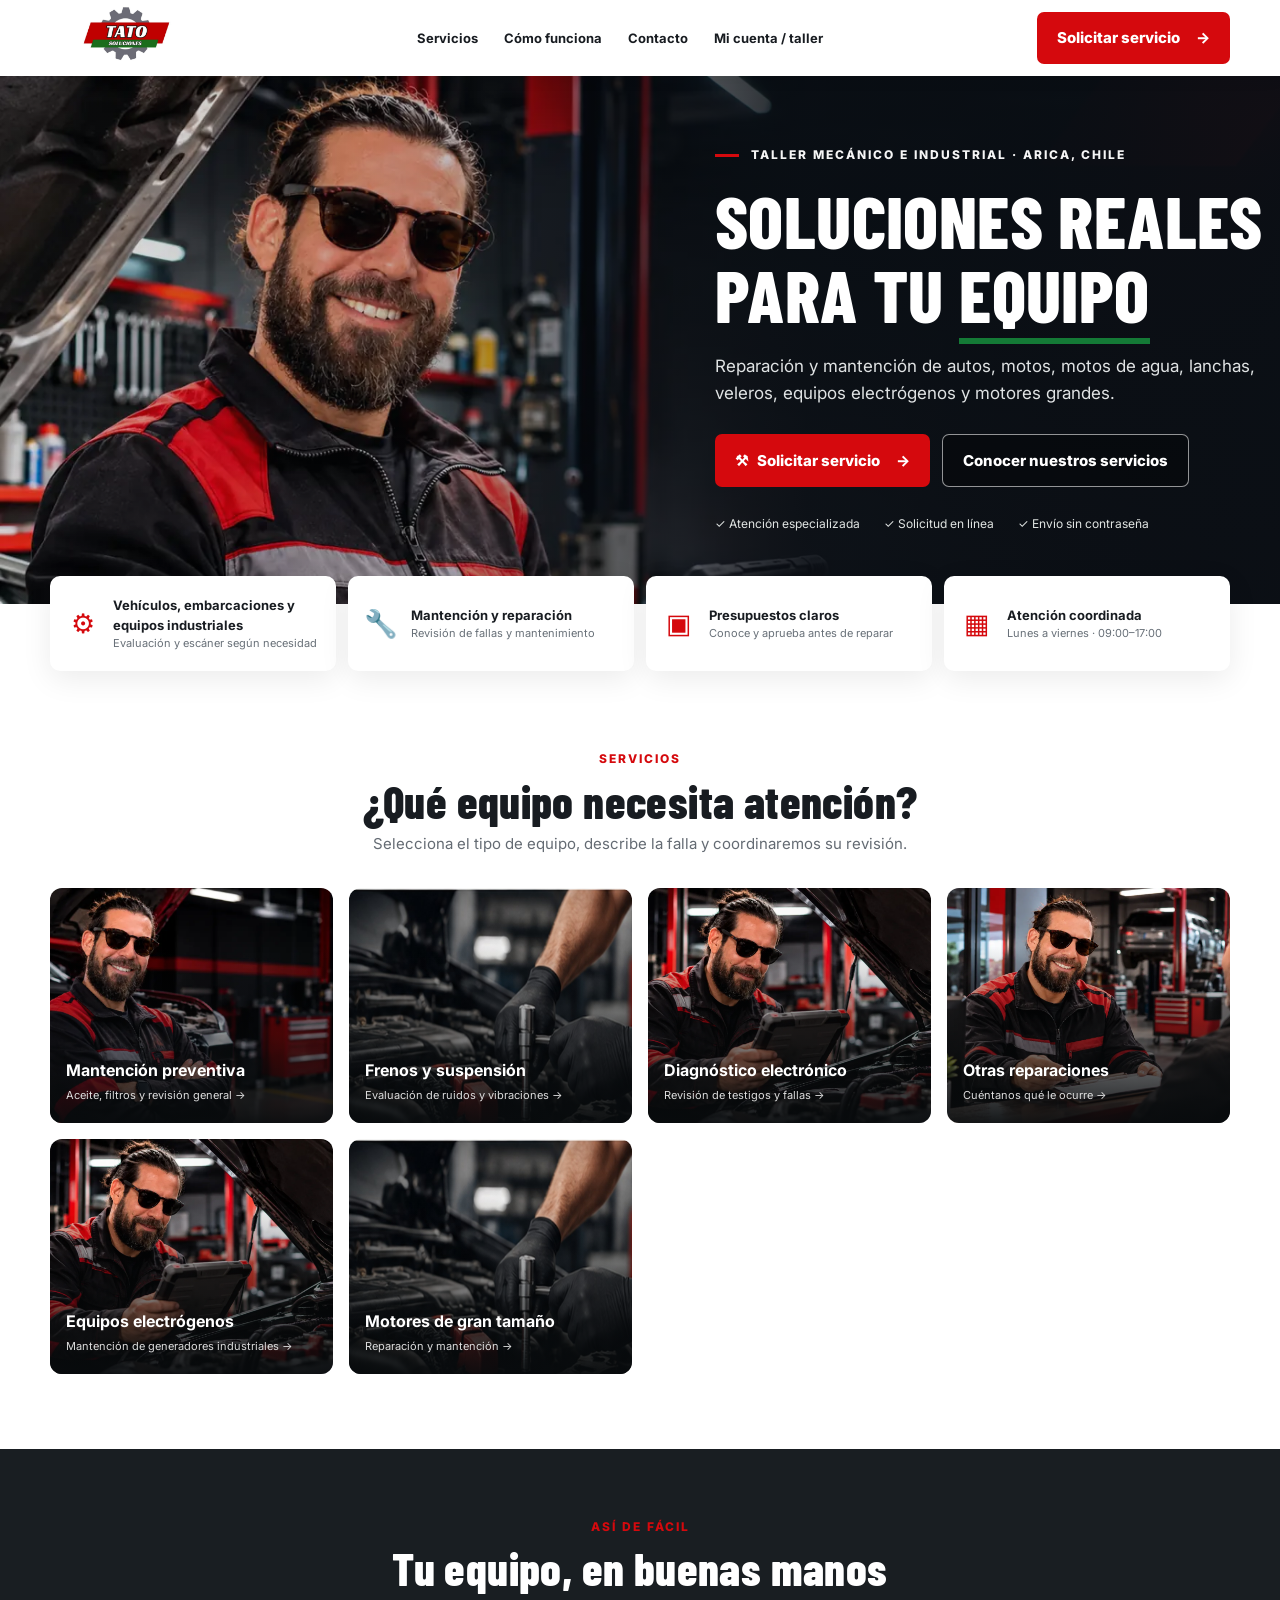
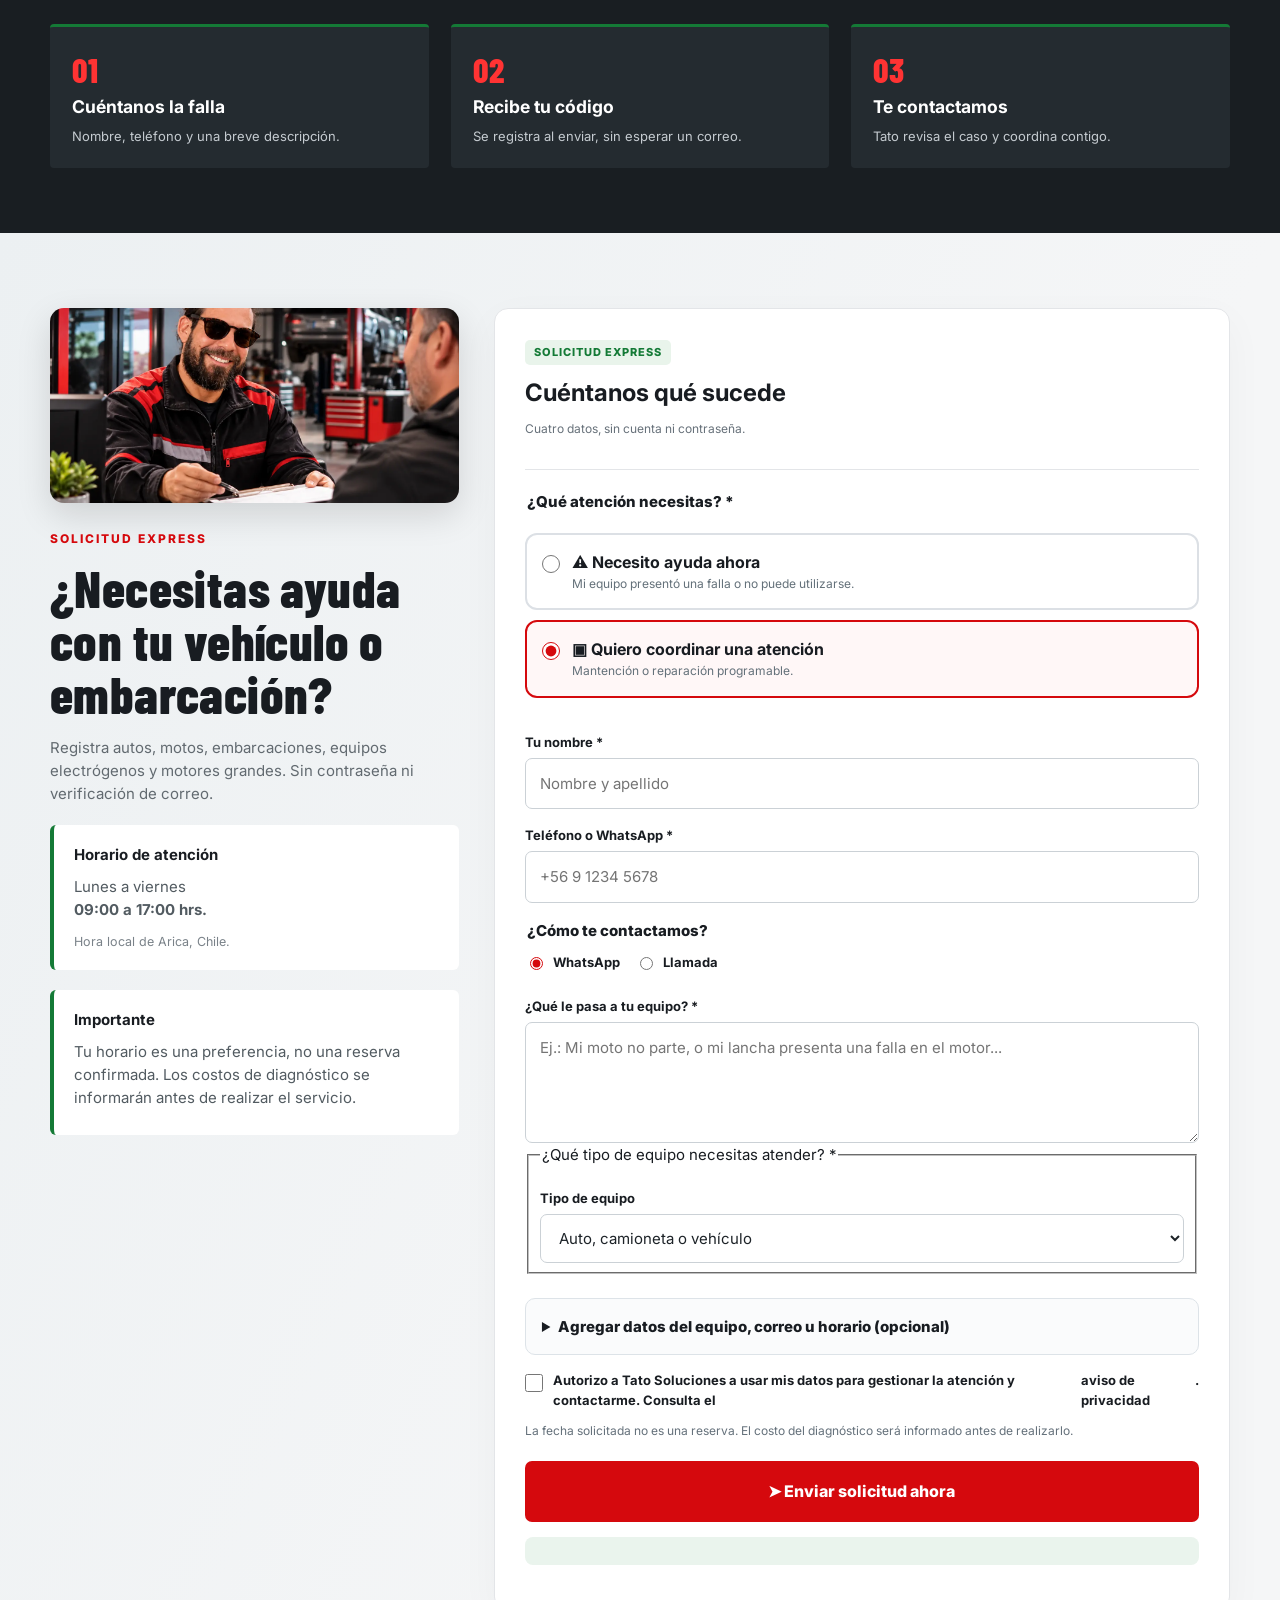
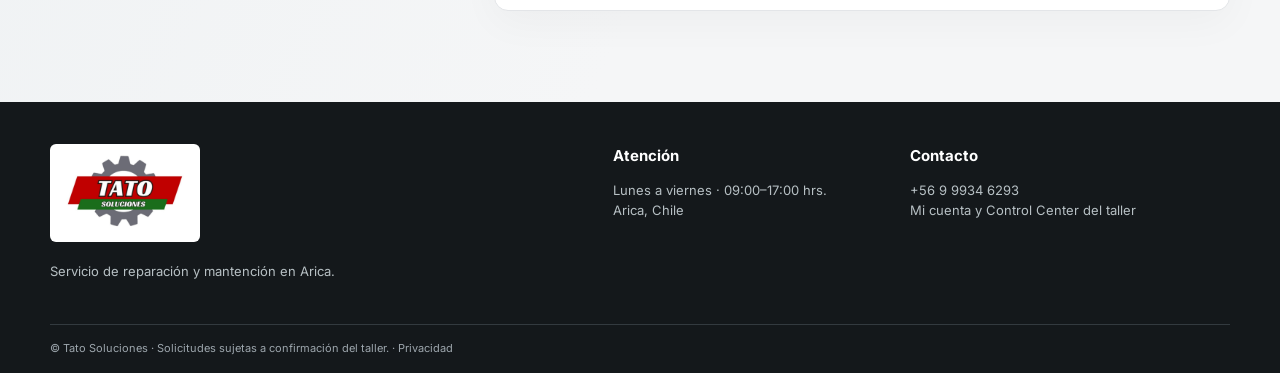
<file: index.html>
<!doctype html><html lang="es"><head><meta charset="utf-8"><meta name="viewport" content="width=device-width,initial-scale=1"><title>Tato Soluciones</title></head><body><p>Abriendo Tato Soluciones…</p><a id="open" href="solicitud.html">Abrir solicitud de atención</a><script>const target=new URL("solicitud.html",location.href);target.search=location.search;target.hash=location.hash;document.getElementById("open").href=target.href;location.replace(target.href);</script></body></html>
</file>
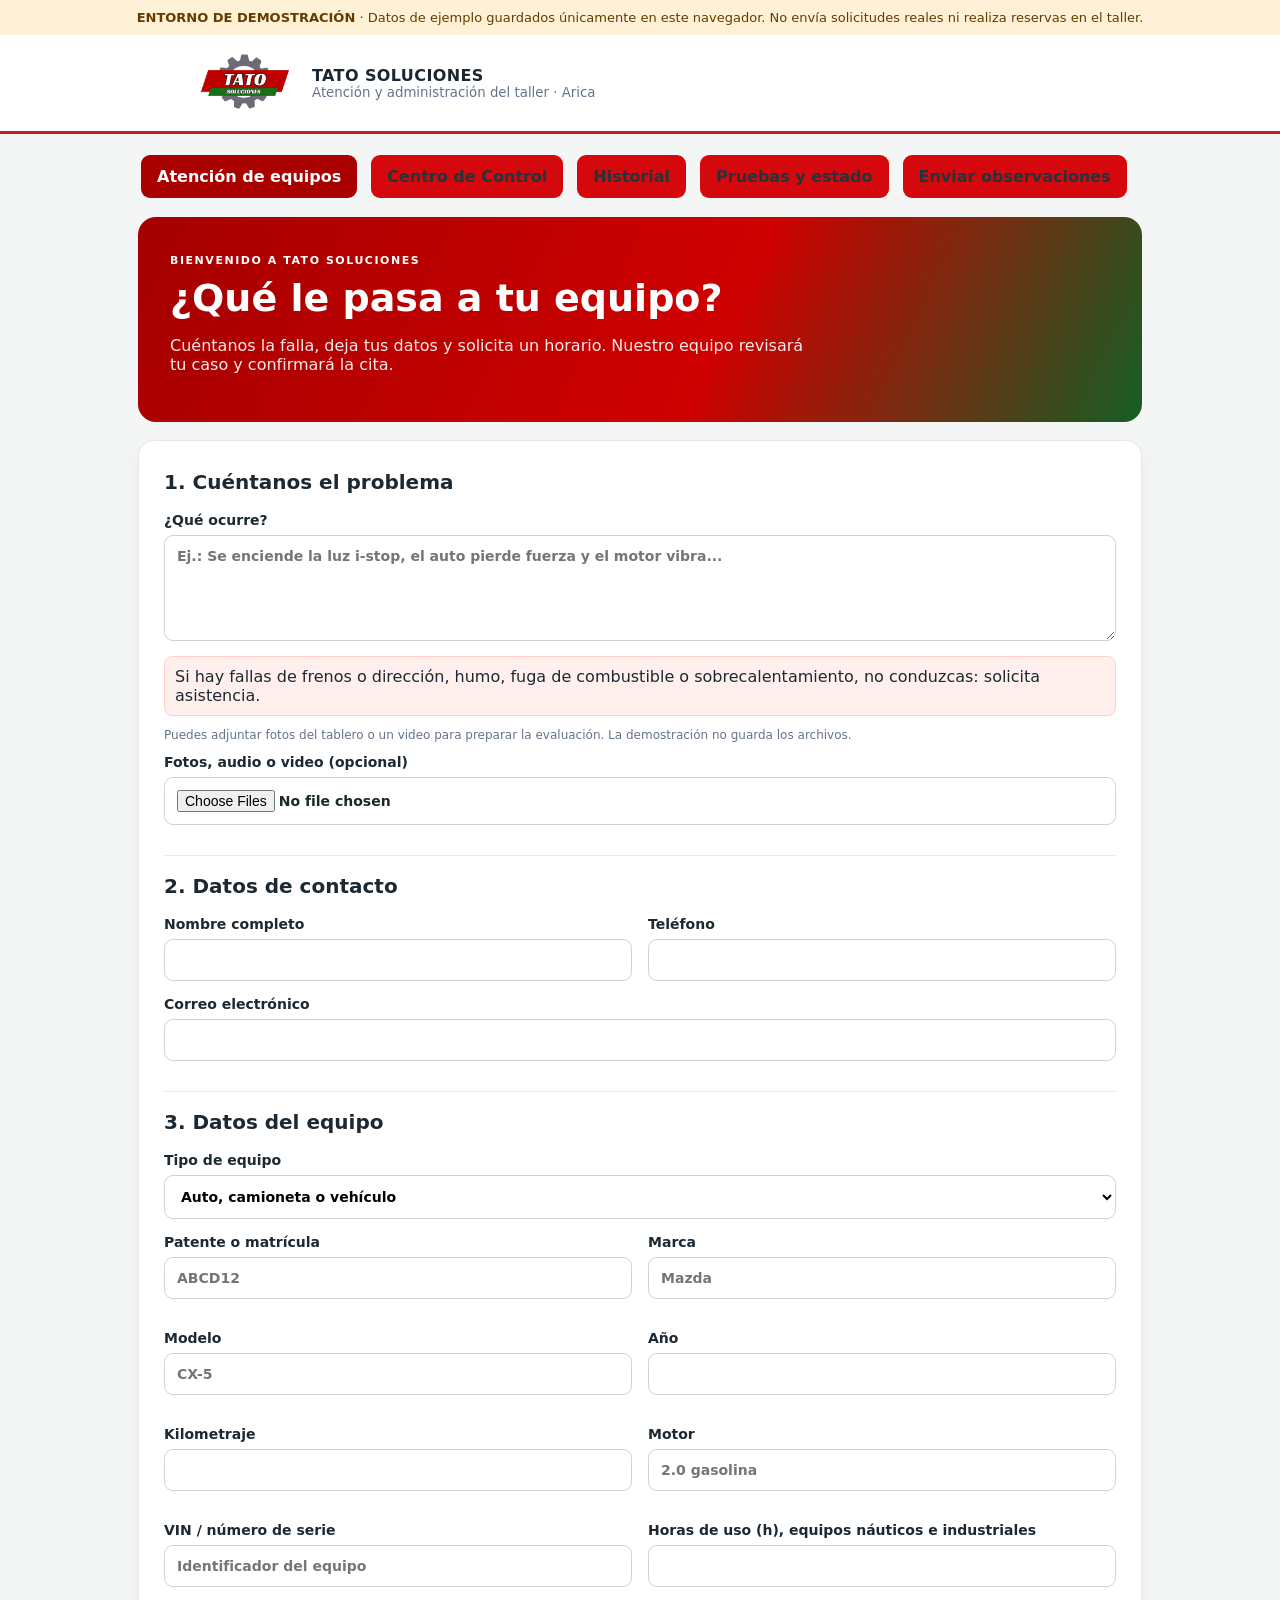
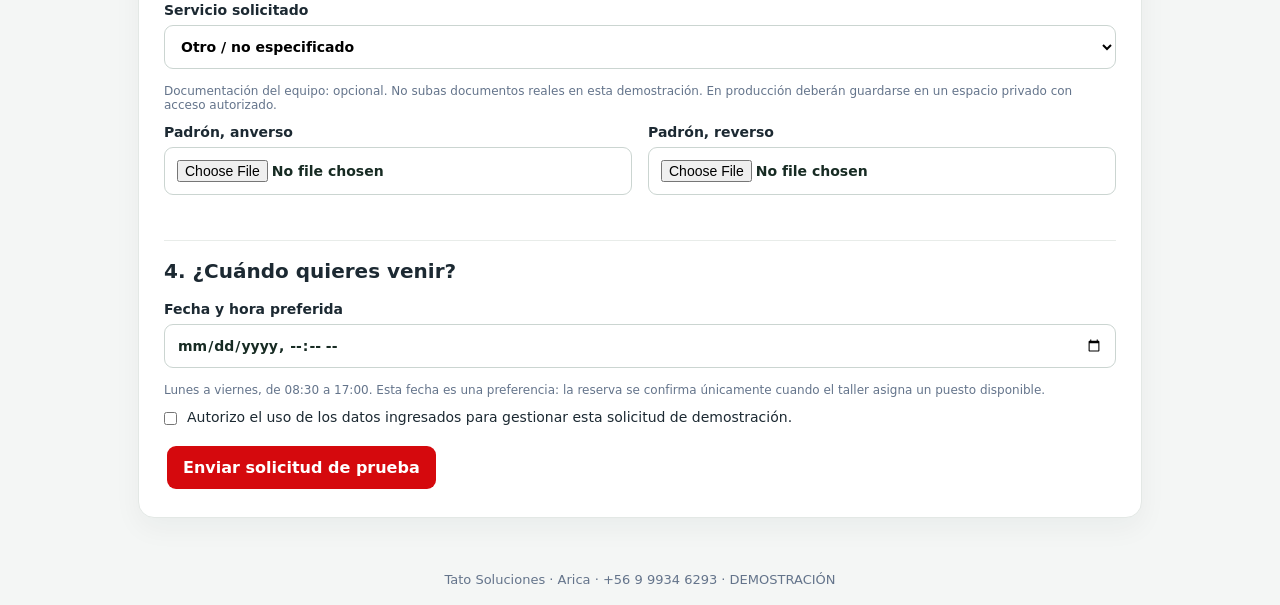
<file: demo.html>
<!doctype html><html lang="es"><head><meta charset="utf-8"><meta name="viewport" content="width=device-width,initial-scale=1"><title>Tato Soluciones · Demostración operativa</title><link rel="icon" href="icon-192.png"><link rel="stylesheet" href="style.css"><style>body{background:#f4f6f5}.banner{background:#fff1d6;color:#653b00;text-align:center;padding:10px;font-size:13px}.wrap{max-width:1040px;margin:auto;padding:18px}.nav{display:flex;gap:8px;flex-wrap:wrap;margin-bottom:16px}.nav button{background:#e5e7eb;color:#24343a}.nav button.active{background:#a90000;color:#fff}.panel{display:none}.panel.active{display:block}.two{display:grid;grid-template-columns:1fr 1fr;gap:16px}.rowline{display:flex;justify-content:space-between;gap:12px;align-items:center}.mini{font-size:12px;color:#64748b}.box{background:#fff;border:1px solid #d9e2dc;border-radius:12px;padding:14px;margin:10px 0}.steps{display:flex;gap:8px;flex-wrap:wrap}.pill{padding:5px 9px;background:#e7efe8;border-radius:30px;font-size:12px}.danger{background:#fff0ed;border:1px solid #ffd1c9;padding:10px;border-radius:8px}.ok{background:#e8f7eb;border:1px solid #bbdfc4;padding:10px;border-radius:8px}.inline{display:flex;gap:8px;flex-wrap:wrap}.inline>*{flex:1}.ghost{background:#edf3ee;color:#16552a}table{border-collapse:collapse;width:100%;font-size:13px}th,td{padding:9px;border-bottom:1px solid #e1e7e3;text-align:left}input,textarea,select{max-width:100%}button{margin:3px}button[disabled]{opacity:.5}.kpi{display:grid;grid-template-columns:repeat(3,1fr);gap:12px}.kpi .box strong{font-size:23px;display:block}.feedback-grid{display:grid;grid-template-columns:repeat(2,minmax(0,1fr));gap:12px}.feedback-grid label{font-size:13px}#feedbackReport{width:100%;font:12px/1.5 monospace;box-sizing:border-box}.feedback-grid select{width:100%;display:block;padding:10px;margin-top:5px}@media(max-width:640px){.two,.kpi,.feedback-grid{grid-template-columns:1fr}.wrap{padding:12px}table{display:block;overflow:auto}}</style></head><body><div class="banner"><strong>ENTORNO DE DEMOSTRACIÓN</strong> · Datos de ejemplo guardados únicamente en este navegador. No envía solicitudes reales ni realiza reservas en el taller.</div><header><div class="brand"><img class="brand-logo" src="logo-tato.jpg" alt="Tato Soluciones"><div><strong>TATO SOLUCIONES</strong><small>Atención y administración del taller · Arica</small></div></div></header><div class="wrap"><nav class="nav"><button data-view="cliente" class="active">Atención de equipos</button><button data-view="control">Centro de Control</button><button data-view="historial">Historial</button><button data-view="auditoria">Pruebas y estado</button><button data-view="observaciones">Enviar observaciones</button></nav><section id="cliente" class="panel active"><div class="hero"><span class="eyebrow">BIENVENIDO A TATO SOLUCIONES</span><h1>¿Qué le pasa a tu equipo?</h1><p>Cuéntanos la falla, deja tus datos y solicita un horario. Nuestro equipo revisará tu caso y confirmará la cita.</p></div><div class="card"><form id="intake"><h2>1. Cuéntanos el problema</h2><label>¿Qué ocurre?<textarea name="complaint" minlength="10" maxlength="5000" rows="5" placeholder="Ej.: Se enciende la luz i-stop, el auto pierde fuerza y el motor vibra..." required></textarea></label><div class="danger">Si hay fallas de frenos o dirección, humo, fuga de combustible o sobrecalentamiento, no conduzcas: solicita asistencia.</div><p class="mini">Puedes adjuntar fotos del tablero o un video para preparar la evaluación. La demostración no guarda los archivos.</p><label>Fotos, audio o video (opcional)<input name="evidence" type="file" accept="image/*,video/*,audio/*" multiple></label><h2>2. Datos de contacto</h2><div class="two"><label>Nombre completo<input name="name" required maxlength="120"></label><label>Teléfono<input name="phone" type="tel" required minlength="8" maxlength="25"></label></div><label>Correo electrónico<input name="email" type="email" required></label><h2>3. Datos del equipo</h2><label>Tipo de equipo<select name="asset_type" required><option value="auto">Auto, camioneta o vehículo</option><option value="motorcycle">Motocicleta</option><option value="jet_ski">Moto de agua</option><option value="boat">Lancha</option><option value="sailboat">Velero</option><option value="generator">Equipo electrógeno industrial</option><option value="large_engine">Motor de gran tamaño (industrial o marino)</option></select></label><div class="two"><label>Patente o matrícula<input name="plate" required maxlength="8" placeholder="ABCD12" pattern="[a-zA-Z0-9]{5,8}"></label><label>Marca<input name="make" required placeholder="Mazda"></label><label>Modelo<input name="model" required placeholder="CX-5"></label><label>Año<input name="year" type="number" min="1950" max="2100"></label><label>Kilometraje<input name="km" type="number" min="0" max="3000000"></label><label>Motor<input name="engine" placeholder="2.0 gasolina"></label><label>VIN / número de serie<input name="vin" maxlength="80" placeholder="Identificador del equipo"></label><label>Horas de uso (h), equipos náuticos e industriales<input name="equipment_hours" type="number" min="0" max="1000000" step="0.1"></label></div><label>Servicio solicitado<select name="service_type"><option value="">Otro / no especificado</option><option>Mantención preventiva</option><option>Frenos y suspensión</option><option>Diagnóstico electrónico</option><option>Otras reparaciones</option><option>Mantención de equipos electrógenos</option><option>Reparación y mantención de motores grandes</option></select></label><p class="mini">Documentación del equipo: opcional. No subas documentos reales en esta demostración. En producción deberán guardarse en un espacio privado con acceso autorizado.</p><div class="two"><label>Padrón, anverso<input type="file" accept="image/*" name="front"></label><label>Padrón, reverso<input type="file" accept="image/*" name="back"></label></div><h2>4. ¿Cuándo quieres venir?</h2><label>Fecha y hora preferida<input name="preferred" type="datetime-local" required></label><p class="mini">Lunes a viernes, de 08:30 a 17:00. Esta fecha es una preferencia: la reserva se confirma únicamente cuando el taller asigna un puesto disponible.</p><label class="check"><input name="consent" type="checkbox" required> Autorizo el uso de los datos ingresados para gestionar esta solicitud de demostración.</label><button type="submit">Enviar solicitud de prueba</button></form><div id="receipt" aria-live="polite"></div></div></section><section id="control" class="panel"><div class="hero"><span class="eyebrow">USO INTERNO · DEMOSTRACIÓN</span><h1>Centro de Control</h1><p>Solicitudes, agenda, diagnósticos, presupuestos, reparación, inventario y reportes. Los datos aquí son ficticios y no sustituyen la autenticación del personal.</p></div><div class="kpi" id="kpis"></div><div class="card"><h2>Solicitudes y órdenes</h2><div id="jobs"></div></div><div class="two"><div class="card"><h2>Repuestos e inventario</h2><form id="partForm"><label>Código<input name="sku" required maxlength="30"></label><label>Repuesto<input name="name" required maxlength="120"></label><div class="two"><label>Stock inicial<input name="qty" type="number" min="0" step="1" required></label><label>Stock mínimo<input name="min" type="number" min="0" step="1" value="2" required></label><label>Costo interno (CLP)<input name="cost" type="number" min="0" step="1" required></label><label>Venta (CLP)<input name="price" type="number" min="0" step="1" required></label></div><button>Agregar repuesto</button></form><div id="parts"></div></div><div class="card"><h2>Agenda · cinco puestos</h2><div id="calendar"></div><p class="mini">La demostración impide reservar el mismo puesto a la misma hora. En producción el bloqueo debe ejecutarse también en Supabase para evitar concurrencia.</p><h2>Preanálisis del mecánico</h2><div id="preanalysis"></div><p class="mini">Las posibles causas son orientativas. No se muestran precios ni plazos de proveedores no verificados. El diagnóstico definitivo requiere inspección y escáner.</p></div></div></section><section id="historial" class="panel"><div class="card"><h2>Historial de atenciones de prueba</h2><p>La patente sirve para ubicar vehículos en el panel autorizado del taller; nunca es una contraseña para el cliente.</p><div id="history"></div></div></section><section id="auditoria" class="panel"><div class="card"><h2>Estado de esta versión</h2><p class="ok">Se puede recorrer y probar el circuito local completo sin cuentas reales.</p><p class="danger">No es producción. La autenticación real, las notificaciones, el almacenamiento seguro del padrón, el OCR, las cotizaciones de proveedores y las pruebas de privacidad entre clientes siguen pendientes.</p><button id="runTests">Ejecutar pruebas locales</button><pre id="tests" style="white-space:pre-wrap"></pre><button id="resetDemo" class="secondary">Restablecer datos de demostración</button></div></section><section id="observaciones" class="panel"><div class="card"><h2>Informe de pruebas para Tato</h2><p>Recorre las otras secciones usando únicamente datos inventados. Después marca los resultados y explica qué falló. Este informe se comparte mediante WhatsApp o se copia al portapapeles: <strong>no se envía automáticamente</strong> a ningún servidor.</p><form id="feedbackForm"><label>Quién realizó las pruebas<input name="tester" value="Tato" maxlength="50" required></label><label>Equipo utilizado<select name="device"><option value="Celular Android">Celular Android</option><option value="iPhone">iPhone</option><option value="Computador">Computador</option><option value="Otro">Otro</option></select></label><div class="feedback-grid"><label>Solicitud desde el celular<select name="solicitud"><option value="no probado">Aún no lo probé</option><option value="correcto">Funciona bien</option><option value="error">Encontré un problema</option></select></label><label>Agenda y cinco puestos<select name="agenda"><option value="no probado">Aún no lo probé</option><option value="correcto">Funciona bien</option><option value="error">Encontré un problema</option></select></label><label>Diagnóstico y preanálisis<select name="diagnostico"><option value="no probado">Aún no lo probé</option><option value="correcto">Funciona bien</option><option value="error">Encontré un problema</option></select></label><label>Presupuesto y su cálculo<select name="presupuesto"><option value="no probado">Aún no lo probé</option><option value="correcto">Funciona bien</option><option value="error">Encontré un problema</option></select></label><label>Seguimiento de reparación<select name="reparacion"><option value="no probado">Aún no lo probé</option><option value="correcto">Funciona bien</option><option value="error">Encontré un problema</option></select></label><label>Repuestos y stock<select name="inventario"><option value="no probado">Aún no lo probé</option><option value="correcto">Funciona bien</option><option value="error">Encontré un problema</option></select></label><label>Historial del vehículo<select name="historial"><option value="no probado">Aún no lo probé</option><option value="correcto">Funciona bien</option><option value="error">Encontré un problema</option></select></label><label>Botones, velocidad y navegación<select name="navegacion"><option value="no probado">Aún no lo probé</option><option value="correcto">Funciona bien</option><option value="error">Encontré un problema</option></select></label></div><label>Errores, botones que no funcionan y sugerencias<textarea name="comments" rows="6" maxlength="6000" placeholder="Ej.: En Presupuesto, al guardar la pantalla...; esperaba que..."></textarea></label><p class="mini">No escribas datos de clientes, números reales de teléfono, patentes reales, contraseñas ni documentos.</p><div class="actions"><button id="shareFeedback" type="button">Compartir informe por WhatsApp</button><button id="copyFeedback" type="button" class="secondary">Copiar informe</button></div></form><label>Informe generado<textarea id="feedbackReport" rows="12" readonly aria-label="Informe de pruebas" placeholder="Al compartir o copiar se generará el informe aquí."></textarea></label><p id="feedbackNotice" role="status" class="mini"></p></div></section><div id="notice" role="status" aria-live="polite"></div></div><footer>Tato Soluciones · Arica · +56 9 9934 6293 · DEMOSTRACIÓN</footer><script type="module" src="demo.js"></script></body></html>
</file>
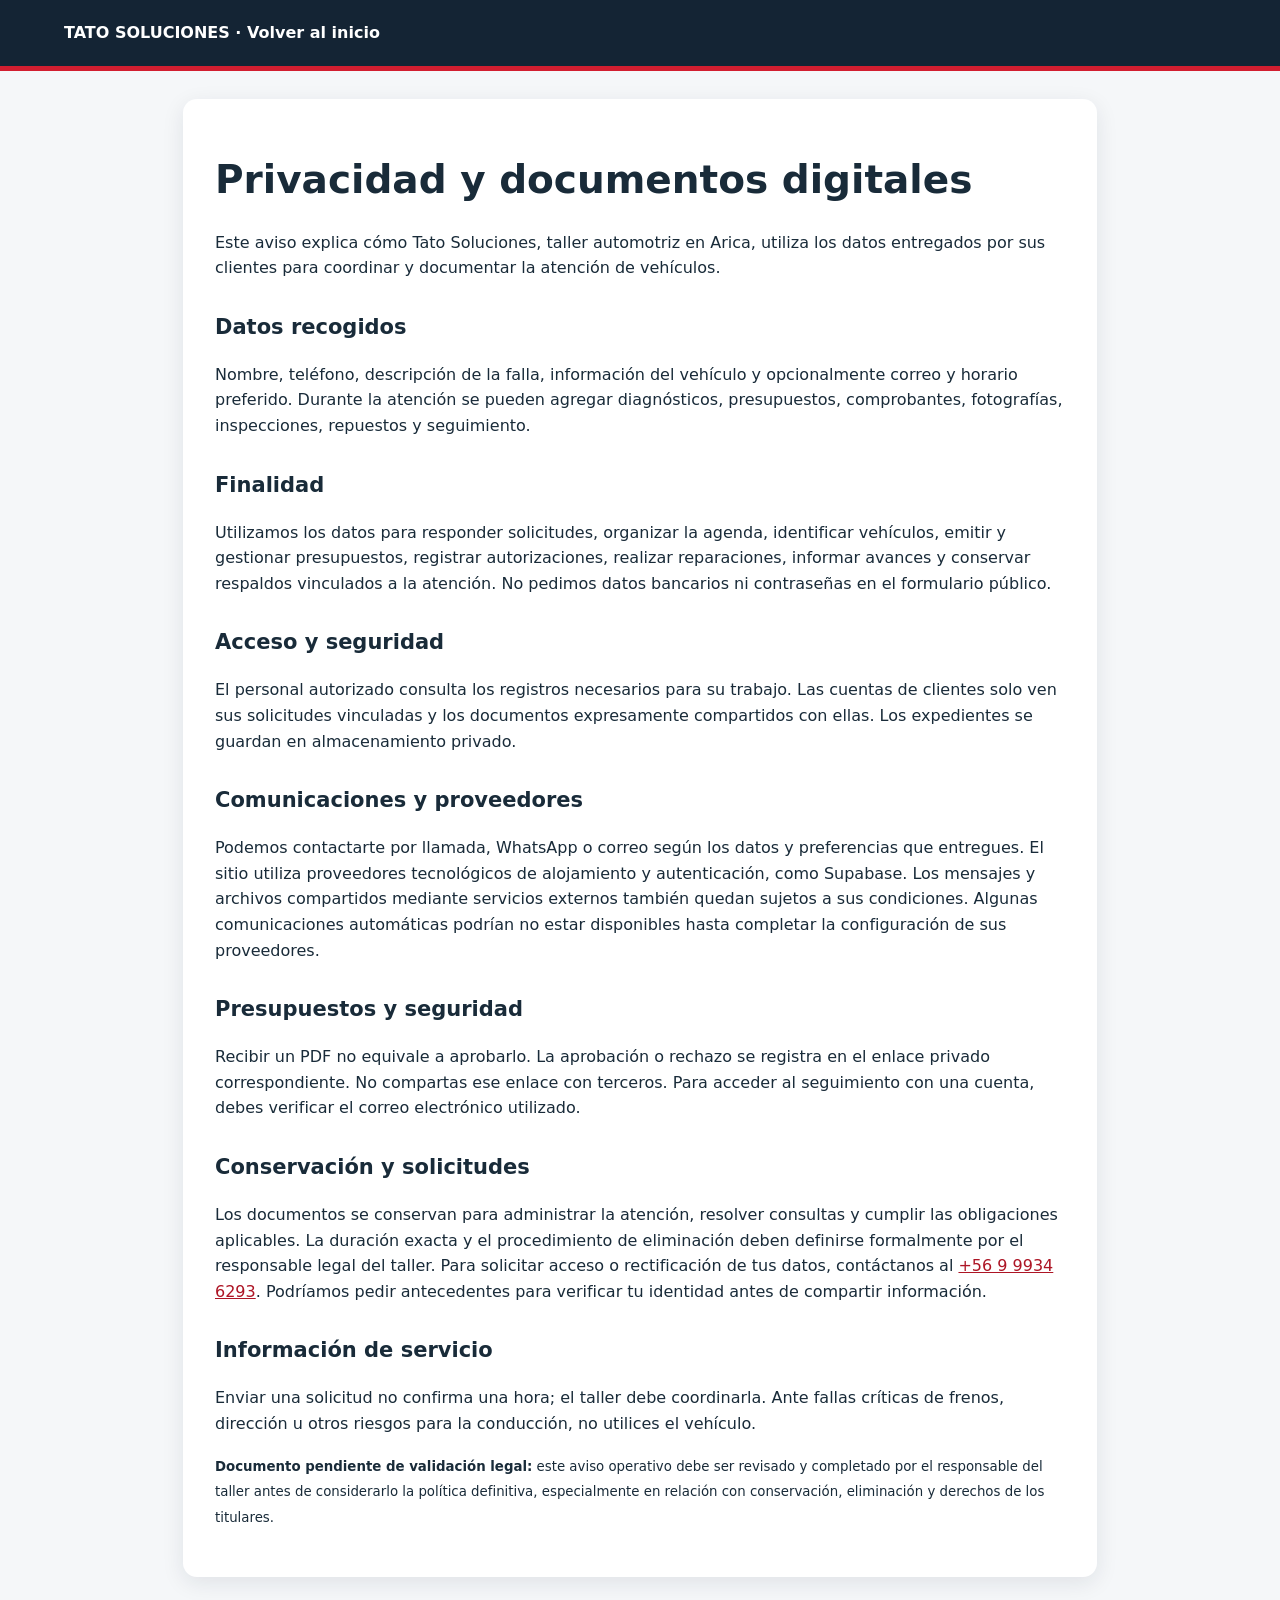
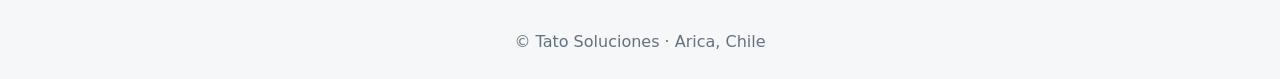
<file: privacidad.html>
<!doctype html><html lang="es"><head><meta charset="utf-8"><meta name="viewport" content="width=device-width,initial-scale=1"><meta name="referrer" content="no-referrer"><title>Privacidad y atención digital | Tato Soluciones</title><link rel="icon" href="icon-192.png"><style>body{margin:0;background:#f5f7f9;color:#192b39;font:16px/1.6 system-ui,Arial,sans-serif}header{padding:20px 5%;background:#142434;border-bottom:5px solid #d21e30;color:#fff}header a{color:white;text-decoration:none;font-weight:bold}main{max-width:850px;margin:28px auto;background:white;border-radius:14px;padding:32px;box-shadow:0 6px 22px #17243418}h1{font-size:clamp(26px,5vw,39px);line-height:1.2}h2{font-size:21px;margin-top:30px}a{color:#ad1525}footer{text-align:center;color:#647180;padding:24px}@media(max-width:650px){main{margin:10px;padding:18px;border-radius:0}}</style></head><body>
<header><a href="solicitud.html">TATO SOLUCIONES · Volver al inicio</a></header><main><h1>Privacidad y documentos digitales</h1>
<p>Este aviso explica cómo Tato Soluciones, taller automotriz en Arica, utiliza los datos entregados por sus clientes para coordinar y documentar la atención de vehículos.</p>
<h2>Datos recogidos</h2><p>Nombre, teléfono, descripción de la falla, información del vehículo y opcionalmente correo y horario preferido. Durante la atención se pueden agregar diagnósticos, presupuestos, comprobantes, fotografías, inspecciones, repuestos y seguimiento.</p>
<h2>Finalidad</h2><p>Utilizamos los datos para responder solicitudes, organizar la agenda, identificar vehículos, emitir y gestionar presupuestos, registrar autorizaciones, realizar reparaciones, informar avances y conservar respaldos vinculados a la atención. No pedimos datos bancarios ni contraseñas en el formulario público.</p>
<h2>Acceso y seguridad</h2><p>El personal autorizado consulta los registros necesarios para su trabajo. Las cuentas de clientes solo ven sus solicitudes vinculadas y los documentos expresamente compartidos con ellas. Los expedientes se guardan en almacenamiento privado.</p>
<h2>Comunicaciones y proveedores</h2><p>Podemos contactarte por llamada, WhatsApp o correo según los datos y preferencias que entregues. El sitio utiliza proveedores tecnológicos de alojamiento y autenticación, como Supabase. Los mensajes y archivos compartidos mediante servicios externos también quedan sujetos a sus condiciones. Algunas comunicaciones automáticas podrían no estar disponibles hasta completar la configuración de sus proveedores.</p>
<h2>Presupuestos y seguridad</h2><p>Recibir un PDF no equivale a aprobarlo. La aprobación o rechazo se registra en el enlace privado correspondiente. No compartas ese enlace con terceros. Para acceder al seguimiento con una cuenta, debes verificar el correo electrónico utilizado.</p>
<h2>Conservación y solicitudes</h2><p>Los documentos se conservan para administrar la atención, resolver consultas y cumplir las obligaciones aplicables. La duración exacta y el procedimiento de eliminación deben definirse formalmente por el responsable legal del taller. Para solicitar acceso o rectificación de tus datos, contáctanos al <a href="tel:+56999346293">+56 9 9934 6293</a>. Podríamos pedir antecedentes para verificar tu identidad antes de compartir información.</p>
<h2>Información de servicio</h2><p>Enviar una solicitud no confirma una hora; el taller debe coordinarla. Ante fallas críticas de frenos, dirección u otros riesgos para la conducción, no utilices el vehículo.</p>
<p><small><strong>Documento pendiente de validación legal:</strong> este aviso operativo debe ser revisado y completado por el responsable del taller antes de considerarlo la política definitiva, especialmente en relación con conservación, eliminación y derechos de los titulares.</small></p>
</main><footer>© Tato Soluciones · Arica, Chile</footer></body></html>
</file>
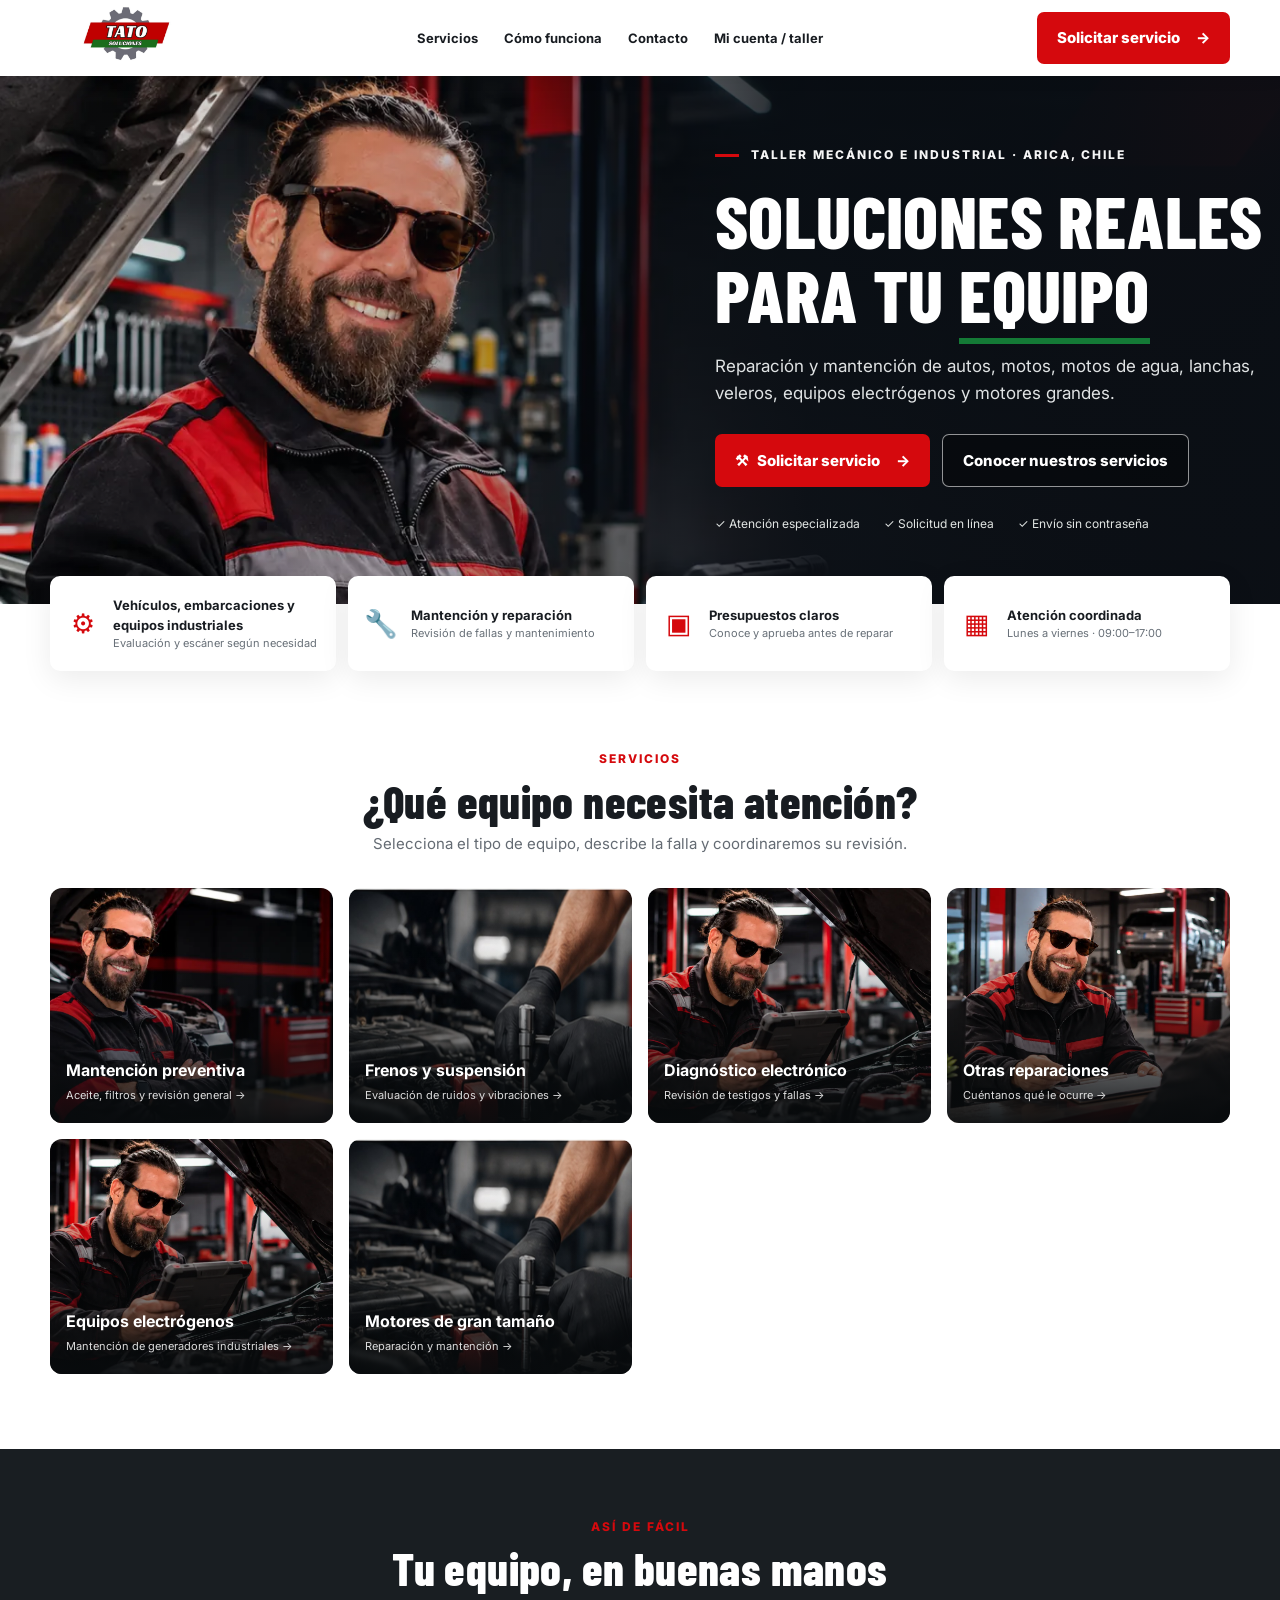
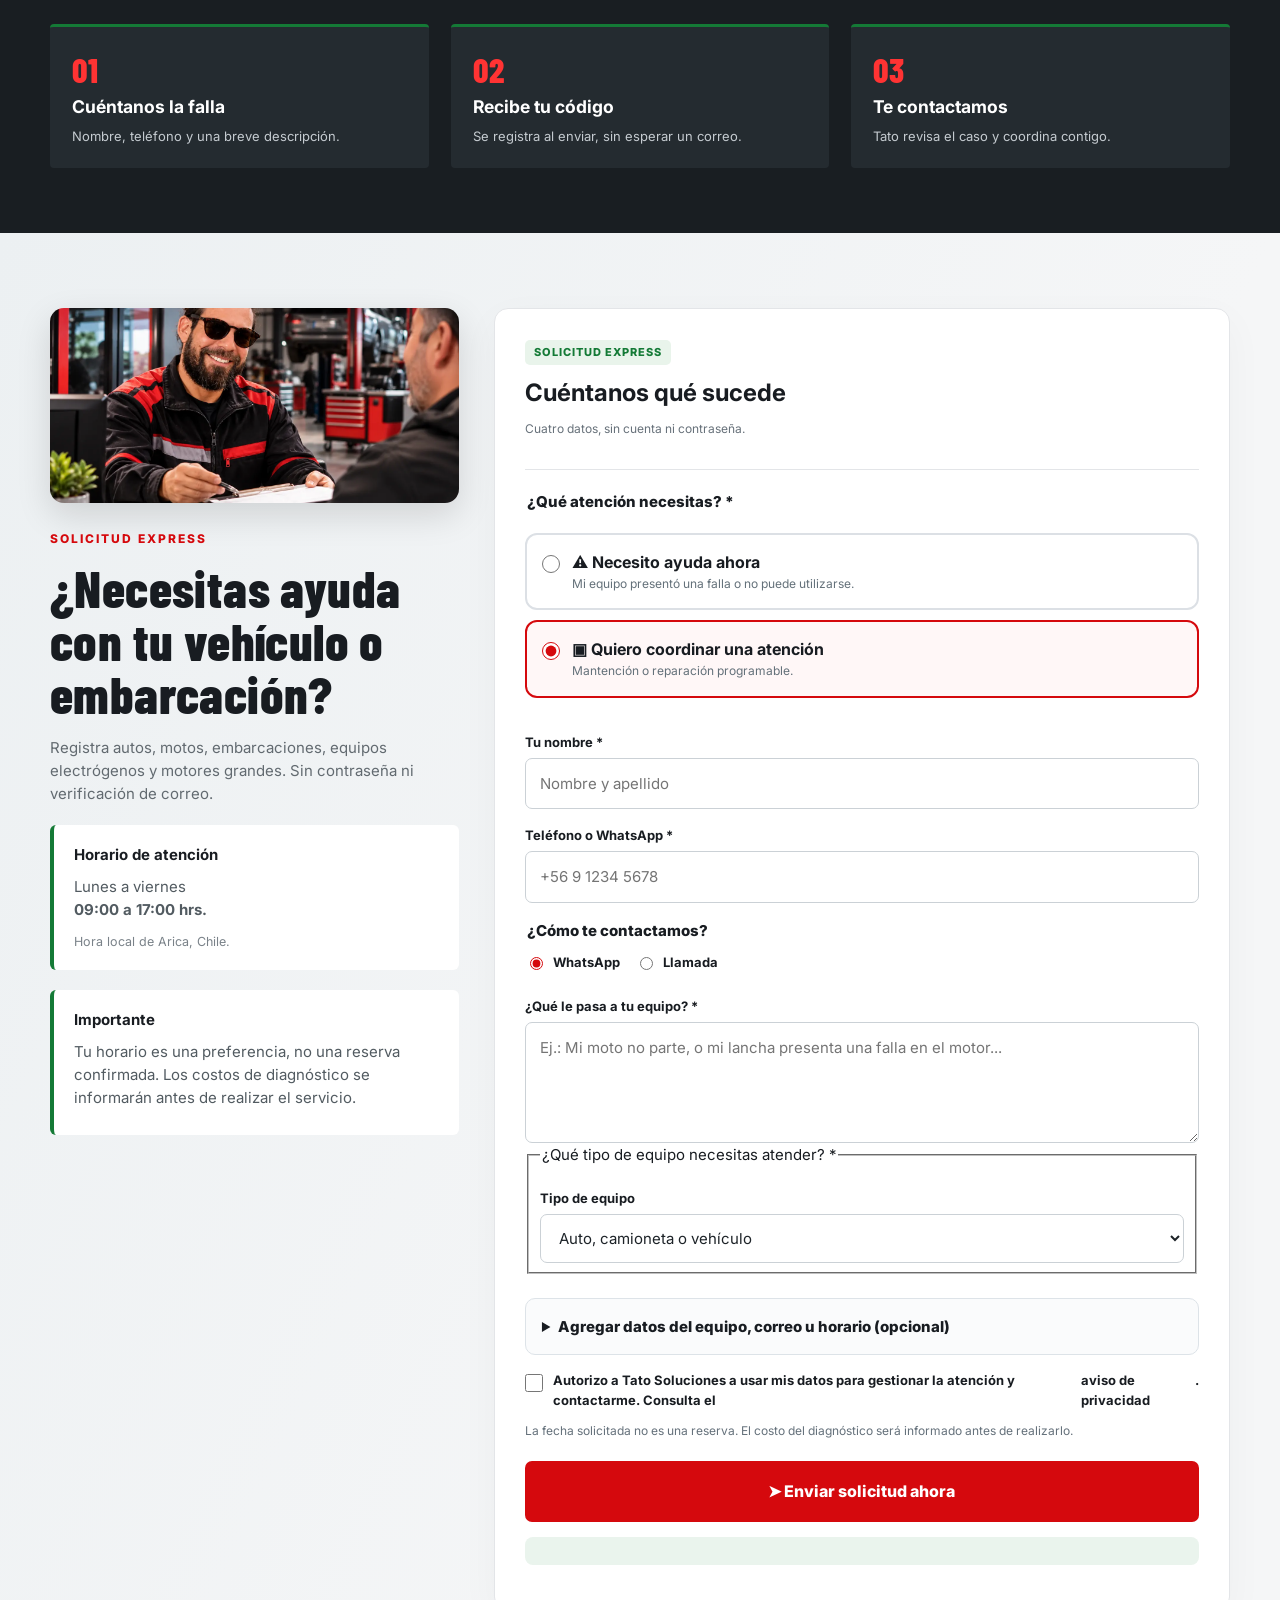
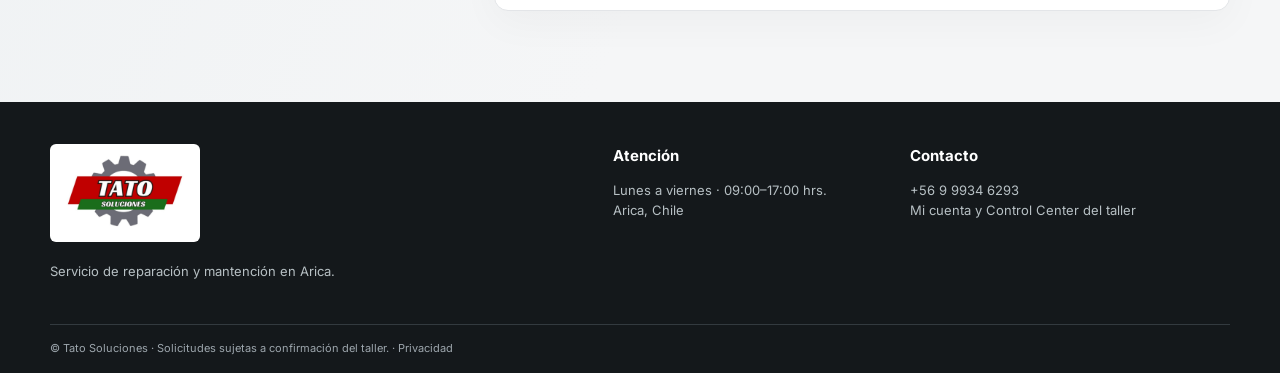
<file: solicitud.html>
<!doctype html><html lang="es"><head><meta charset="utf-8"><meta name="viewport" content="width=device-width,initial-scale=1"><meta name="theme-color" content="#16191c"><meta name="description" content="Tato Soluciones en Arica: reparación de vehículos, embarcaciones, equipos electrógenos y motores grandes."><title>Tato Soluciones | Taller mecánico e industrial Arica</title><link rel="icon" href="icon-192.png"><link rel="manifest" href="manifest.webmanifest"><link rel="stylesheet" href="tato-premium.css"></head><body>
<header class="topbar"><div class="wrap nav"><a class="brand" href="#inicio" aria-label="Tato Soluciones, inicio"><img src="logo-tato.jpg" alt="Tato Soluciones"></a><nav aria-label="Navegación principal"><a href="#servicios">Servicios</a><a href="#como-funciona">Cómo funciona</a><a href="#contacto">Contacto</a><a href="app-real.html">Mi cuenta / taller</a></nav><a class="btn btn-red nav-cta" href="#solicitar">Solicitar servicio <span>→</span></a></div></header>
<main><section class="hero" id="inicio"><div class="hero-overlay"><div class="wrap hero-content"><div class="eyebrow"><span class="line"></span> TALLER MECÁNICO E INDUSTRIAL · ARICA, CHILE</div><h1>SOLUCIONES REALES<br>PARA TU <em>EQUIPO</em></h1><p>Reparación y mantención de autos, motos, motos de agua, lanchas, veleros, equipos electrógenos y motores grandes.</p><div class="hero-actions"><a class="btn btn-red" href="#solicitar">⚒ &nbsp; Solicitar servicio <span>→</span></a><a class="btn btn-outline" href="#servicios">Conocer nuestros servicios</a></div><div class="hero-trust"><span>✓ Atención especializada</span><span>✓ Solicitud en línea</span><span>✓ Envío sin contraseña</span></div></div></div></section>
<section class="features wrap" aria-label="Nuestros servicios destacados"><article><div class="feature-icon">⚙</div><div><strong>Vehículos, embarcaciones y equipos industriales</strong><small>Evaluación y escáner según necesidad</small></div></article><article><div class="feature-icon">🔧</div><div><strong>Mantención y reparación</strong><small>Revisión de fallas y mantenimiento</small></div></article><article><div class="feature-icon">▣</div><div><strong>Presupuestos claros</strong><small>Conoce y aprueba antes de reparar</small></div></article><article><div class="feature-icon">▦</div><div><strong>Atención coordinada</strong><small>Lunes a viernes · 09:00–17:00</small></div></article></section>
<section class="section wrap" id="servicios"><div class="section-heading"><span class="kicker">SERVICIOS</span><h2>¿Qué equipo necesita atención?</h2><p>Selecciona el tipo de equipo, describe la falla y coordinaremos su revisión.</p></div><div class="service-grid"><a class="service-card service-oil" href="#solicitar" data-service="Mantención preventiva"><div class="service-text"><strong>Mantención preventiva</strong><span>Aceite, filtros y revisión general →</span></div></a><a class="service-card service-brakes" href="#solicitar" data-service="Frenos y suspensión"><div class="service-text"><strong>Frenos y suspensión</strong><span>Evaluación de ruidos y vibraciones →</span></div></a><a class="service-card service-diagnostic" href="#solicitar" data-service="Diagnóstico electrónico"><div class="service-text"><strong>Diagnóstico electrónico</strong><span>Revisión de testigos y fallas →</span></div></a><a class="service-card service-tires" href="#solicitar" data-service="Otras reparaciones"><div class="service-text"><strong>Otras reparaciones</strong><span>Cuéntanos qué le ocurre →</span></div></a><a class="service-card service-diagnostic" href="#solicitar" data-service="Mantención de equipos electrógenos" data-asset-type="generator"><div class="service-text"><strong>Equipos electrógenos</strong><span>Mantención de generadores industriales →</span></div></a><a class="service-card service-brakes" href="#solicitar" data-service="Reparación y mantención de motores grandes" data-asset-type="large_engine"><div class="service-text"><strong>Motores de gran tamaño</strong><span>Reparación y mantención →</span></div></a></div></section>
<section class="steps" id="como-funciona"><div class="wrap"><div class="section-heading"><span class="kicker">ASÍ DE FÁCIL</span><h2>Tu equipo, en buenas manos</h2></div><div class="step-grid"><div><b>01</b><h3>Cuéntanos la falla</h3><p>Nombre, teléfono y una breve descripción.</p></div><div><b>02</b><h3>Recibe tu código</h3><p>Se registra al enviar, sin esperar un correo.</p></div><div><b>03</b><h3>Te contactamos</h3><p>Tato revisa el caso y coordina contigo.</p></div></div></div></section>
<section class="request-section" id="solicitar"><div class="wrap request-layout"><aside class="request-aside"><span class="kicker">SOLICITUD EXPRESS</span><h2>¿Necesitas ayuda con tu vehículo o embarcación?</h2><p>Registra autos, motos, embarcaciones, equipos electrógenos y motores grandes. Sin contraseña ni verificación de correo.</p><div class="aside-panel"><strong>Horario de atención</strong><p>Lunes a viernes<br><b>09:00 a 17:00 hrs.</b></p><small>Hora local de Arica, Chile.</small></div><div class="aside-panel"><strong>Importante</strong><p>Tu horario es una preferencia, no una reserva confirmada. Los costos de diagnóstico se informarán antes de realizar el servicio.</p></div></aside><div class="form-column"><section class="form-card" id="entry"><div class="form-header"><span class="step-pill">SOLICITUD EXPRESS</span><h3>Cuéntanos qué sucede</h3><p>Cuatro datos, sin cuenta ni contraseña.</p></div><form id="intake">
<fieldset class="express-choices"><legend>¿Qué atención necesitas? *</legend>
<label class="express-choice"><input type="radio" name="priority" value="urgent" required><span><strong>⚠ Necesito ayuda ahora</strong><small>Mi equipo presentó una falla o no puede utilizarse.</small></span></label>
<label class="express-choice"><input type="radio" name="priority" value="normal" checked required><span><strong>▣ Quiero coordinar una atención</strong><small>Mantención o reparación programable.</small></span></label>
</fieldset>
<p id="safety_message" class="safety-message" hidden>Si el equipo presenta una falla que pueda poner en riesgo a personas, no lo utilices. Solicita asistencia segura.</p>
<label for="customer_name">Tu nombre *</label><input id="customer_name" required minlength="2" maxlength="120" autocomplete="name" placeholder="Nombre y apellido">
<label for="customer_phone">Teléfono o WhatsApp *</label><input id="customer_phone" type="tel" required minlength="7" maxlength="30" autocomplete="tel" inputmode="tel" placeholder="+56 9 1234 5678">
<fieldset class="express-contact"><legend>¿Cómo te contactamos?</legend><label><input type="radio" name="contact_method" value="whatsapp" checked> WhatsApp</label><label><input type="radio" name="contact_method" value="phone"> Llamada</label></fieldset>
<label for="complaint">¿Qué le pasa a tu equipo? *</label><textarea id="complaint" required minlength="15" maxlength="3000" rows="4" placeholder="Ej.: Mi moto no parte, o mi lancha presenta una falla en el motor..."></textarea>
<fieldset class="asset-choice"><legend>¿Qué tipo de equipo necesitas atender? *</legend><label for="asset_type">Tipo de equipo</label><select id="asset_type" required><option value="auto">Auto, camioneta o vehículo</option><option value="motorcycle">Motocicleta</option><option value="jet_ski">Moto de agua</option><option value="boat">Lancha</option><option value="sailboat">Velero</option><option value="generator">Equipo electrógeno industrial</option><option value="large_engine">Motor de gran tamaño (industrial o marino)</option></select></fieldset>
<details class="express-details"><summary>Agregar datos del equipo, correo u horario (opcional)</summary><div class="express-detail-body">
<p>Estos datos ayudan a identificar tu vehículo o embarcación. Puedes enviar fotos por WhatsApp después de registrar la solicitud.</p>
<label for="service_type">Tipo de servicio</label><select id="service_type"><option value="">No estoy seguro</option><option>Mantención preventiva</option><option>Frenos y suspensión</option><option>Diagnóstico electrónico</option><option>Otras reparaciones</option><option>Mantención de equipos electrógenos</option><option>Reparación y mantención de motores grandes</option></select>
<label for="plate">Patente, matrícula o registro</label><input id="plate" maxlength="20" placeholder="Patente o nombre de embarcación">
<div class="express-grid"><div><label for="make">Marca o fabricante</label><input id="make" maxlength="80"></div><div><label for="model">Modelo o tipo</label><input id="model" maxlength="80"></div></div>
<div class="express-grid"><div><label for="model_year">Año</label><input id="model_year" type="number" min="1950" max="2100"></div><div id="odometer_field"><label for="odometer_km">Kilometraje (km)</label><input id="odometer_km" type="number" min="0" max="3000000"></div></div>
<div class="express-grid"><div><label for="engine">Motor / motorización</label><input id="engine" maxlength="100" placeholder="Marca y modelo del motor"></div><div><label for="vin" id="serial_label">VIN / número de serie</label><input id="vin" maxlength="80" placeholder="Opcional"></div></div>
<div id="hours_field" hidden><label for="equipment_hours">Horas de uso (h)</label><input id="equipment_hours" type="number" min="0" max="1000000" step="0.1" inputmode="decimal" placeholder="Ej.: 1.234,5"></div>
<label for="customer_email">Correo electrónico</label><input id="customer_email" type="email" autocomplete="email" placeholder="Opcional">
<label for="preferred_date">Fecha preferida</label><input id="preferred_date" type="date"><label for="preferred_time">Hora preferida</label><select id="preferred_time" disabled><option value="">Primero selecciona una fecha</option></select><input id="preferred_at" type="hidden">
<p id="appointment_summary" class="appointment-summary">Puedes enviar la solicitud sin elegir fecha.</p></div></details>
<div class="trap-field" aria-hidden="true"><label for="website">Sitio web, dejar vacío</label><input id="website" tabindex="-1" autocomplete="off"></div>
<label class="express-consent"><input id="consent" type="checkbox" required> Autorizo a Tato Soluciones a usar mis datos para gestionar la atención y contactarme. Consulta el <a href="privacidad.html" target="_blank" rel="noopener noreferrer">aviso de privacidad</a>.</label>
<p class="express-clarify">La fecha solicitada no es una reserva. El costo del diagnóstico será informado antes de realizarlo.</p>
<button class="express-send" id="send" type="submit">➤ Enviar solicitud ahora</button><p id="message" class="msg" role="status" aria-live="polite"></p>
</form></section><section class="form-card express-success hidden" id="success" tabindex="-1" aria-live="polite"><div class="success-mark" aria-hidden="true">✓</div><span class="step-pill">SOLICITUD REGISTRADA</span><h3>¡Ya recibimos tu solicitud!</h3><p>Gracias por confiar en Tato Soluciones. Tu caso quedó registrado para revisión del taller.</p><div class="receipt-box"><span>Tu número de atención</span><strong id="receipt_short"></strong><small id="receipt_full"></small></div><p id="receipt_status">Estado: recibida. Pendiente de revisión.</p><p>Te contactaremos por el medio indicado. La atención humana dependerá del horario y disponibilidad del taller.</p><a id="whatsapp_followup" class="btn btn-red" target="_blank" rel="noopener noreferrer" href="https://wa.me/56999346293">Consultar por WhatsApp →</a><button id="start_new" class="btn-secondary" type="button">Enviar otra solicitud</button></section></div></div></section>
</main><footer id="contacto"><div class="wrap footer-grid"><div><img src="logo-tato.jpg" alt="Tato Soluciones"><p>Servicio de reparación y mantención en Arica.</p></div><div><strong>Atención</strong><p>Lunes a viernes · 09:00–17:00 hrs.<br>Arica, Chile</p></div><div><strong>Contacto</strong><p><a href="tel:+56999346293">+56 9 9934 6293</a><br><a href="app-real.html">Mi cuenta y Control Center del taller</a></p></div></div><div class="wrap footnote">© Tato Soluciones · Solicitudes sujetas a confirmación del taller. · <a href="privacidad.html">Privacidad</a></div></footer><script type="module" src="solicitud.js"></script></body></html>
</file>
<file: style.css>
:root{font-family:system-ui,-apple-system,Segoe UI,sans-serif;color:#1c2932;background:#f3f6f5}*{box-sizing:border-box}body{margin:0}header{background:#fff;border-bottom:1px solid #e0e7e3;padding:14px max(20px,calc((100vw - 900px)/2));display:flex;justify-content:space-between;align-items:center}.brand{display:flex;gap:12px;align-items:center}.brand strong{display:block;font-size:16px}.brand small{display:block;color:#64748b}.logo{background:#166534;color:white;font-size:24px;font-weight:800;border-radius:12px;width:45px;height:45px;display:grid;place-items:center}main{max-width:900px;margin:auto;padding:22px 16px 60px}.hero{background:linear-gradient(115deg,#174c35,#176c4a);color:white;padding:32px;border-radius:18px;margin-bottom:18px}.hero h1{font-size:clamp(26px,5vw,38px);margin:8px 0}.hero p{max-width:640px;opacity:.92}.eyebrow{font-size:11px;letter-spacing:.14em;font-weight:700}.card{background:white;border:1px solid #e3e8e5;border-radius:16px;padding:25px;margin-bottom:18px;box-shadow:0 2px 12px #173b2b0b}h2{font-size:20px;margin:4px 0 18px}form h2:not(:first-child){margin-top:30px;padding-top:18px;border-top:1px solid #e8ece9}label{display:block;font-weight:600;font-size:14px;margin-bottom:15px}input,textarea{display:block;width:100%;font:inherit;margin-top:7px;padding:12px;border:1px solid #cbd5d1;border-radius:9px;background:white;color:#172b23}input:focus,textarea:focus{outline:2px solid #77b991;outline-offset:1px}.grid{display:grid;grid-template-columns:repeat(2,minmax(0,1fr));gap:0 16px}.hint{color:#64748b;font-size:13px;margin:0 0 18px}.check{display:flex;gap:10px;align-items:start;font-weight:400}.check input{width:auto;margin:3px 0}button{font:inherit;border:0;border-radius:9px;background:#166534;color:white;padding:12px 16px;cursor:pointer;font-weight:700}button:disabled{opacity:.55;cursor:wait}button.secondary{background:#e9f4ee;color:#166534}.actions,.tabs{display:flex;gap:10px;flex-wrap:wrap}.tabs{margin:16px 0}.tabs button{background:#e1e8e4;color:#365344}.tabs button.selected{background:#166534;color:white}.link{background:none;color:#166534;padding:12px 0}.record{border:1px solid #e1e8e4;border-radius:12px;padding:15px;margin:12px 0}.record strong{display:block}.record p{white-space:pre-wrap;overflow-wrap:anywhere}.record small{color:#64748b}.record select{width:100%;padding:10px;margin-top:12px}#notice:not(:empty){background:#e7f4eb;border:1px solid #b7d9c2;border-radius:9px;padding:12px;margin:15px 0}footer{text-align:center;color:#64748b;padding:18px;font-size:13px}footer a{color:#166534}@media(max-width:560px){.grid{grid-template-columns:1fr}.hero{padding:23px}.card{padding:19px}header{padding:12px 16px}}

.brand-logo{display:block;width:110px;height:68px;object-fit:contain;background:white;border-radius:8px}.hero{background:linear-gradient(115deg,#a50000,#cf0000 58%,#155e25)}.tabs button.selected,button{background:#b60000}button.secondary{background:#eaf4ec;color:#176527}.tabs button.selected{background:#176527}footer a,.link{color:#176527}@media(max-width:560px){.brand-logo{width:82px;height:55px}.brand strong{font-size:14px}}

.inner{margin-top:24px;background:#f7faf8}.total{font-weight:800;font-size:20px}.record .actions{margin-top:12px}select{display:block;width:100%;padding:12px;margin-top:7px;border:1px solid #cbd5d1;border-radius:9px;background:white;font:inherit}

/* Panel de control v16: indicadores reales protegidos por RLS */
.dashboard-head{display:flex;justify-content:space-between;gap:16px;align-items:center;flex-wrap:wrap}.metrics-grid{display:grid;grid-template-columns:repeat(auto-fit,minmax(155px,1fr));gap:12px;margin:18px 0 26px}.metric{border:1px solid #d8e4dd;border-radius:12px;background:#f7faf8;padding:16px}.metric strong{display:block;font-size:29px;font-weight:800;color:#176527}.metric span{font-size:13px;color:#40564b}.metric small{display:block;color:#955d00}.station-list{display:flex;flex-wrap:wrap;gap:9px;margin:12px 0 22px}.station-chip{border-radius:999px;background:#e7f3ec;padding:8px 12px;color:#176527;font-size:13px;font-weight:700}.station-chip.inactive{background:#f0f0f0;color:#697174}.dashboard-alerts{border-top:1px solid #e4ece7;padding:14px 0;margin-bottom:10px;color:#35483f}.dashboard-alerts p{margin:8px 0}@media(max-width:560px){.dashboard-head button{width:100%}}

/* v16: pagina de cuenta y panel con identidad grafica propia */
body{background:#f2f4f6}
header{border-bottom:3px solid #cd1729}
.brand strong{color:#1c2630;letter-spacing:.025em}
main .hero{background:#101923 url('assets/banner-diagnostico.svg') center 49%/cover no-repeat;position:relative;overflow:hidden;border-radius:18px;padding:45px 35px;color:#fff;min-height:230px;isolation:isolate}
main .hero::before{content:'';position:absolute;inset:0;background:linear-gradient(90deg,#0b1119f2 0%,#0b1119c9 46%,#0b111930 100%);z-index:-1}
main .hero h1{font-weight:800;letter-spacing:-.02em}
main .hero p{max-width:590px}
main .hero a{color:#fff;text-decoration:underline;text-underline-offset:4px}
#staff.card:before,#dashboard.card:before,#mine.card:before{content:'';display:block;height:165px;margin:-25px -25px 24px;background:#111820 url('assets/banner-mecanica.svg') center/cover no-repeat;border-radius:15px 15px 0 0}
#dashboard.card:before{background-image:url('assets/banner-diagnostico.svg')}
#mine.card:before{background-image:url('assets/banner-atencion.svg')}
button:not(.secondary):not(.link){background:#d5090d}
.tabs button.selected{background:#d5090d;color:#fff}
.card{box-shadow:0 10px 28px #12202e0c}
@media(max-width:600px){main .hero{padding:29px 22px;min-height:220px}#staff.card:before,#dashboard.card:before,#mine.card:before{height:120px;margin:-25px -25px 20px}}

/* Tato Soluciones v17 - identidad fotografica en paneles */
main .hero{background-image:url('assets/tato-taller.webp');background-position:30% top;padding-left:47%;min-height:270px}
main .hero::before{background:linear-gradient(90deg,rgba(8,13,18,.1) 0%,rgba(8,13,18,.20) 39%,rgba(8,13,18,.91) 60%,rgba(8,13,18,.97) 100%)}
#staff.card:before{background-image:url('assets/tato-taller.webp');background-position:42% center}
#dashboard.card:before{background-image:url('assets/tato-diagnostico.webp');background-position:46% center}
#mine.card:before{background-image:url('assets/tato-atencion.webp');background-position:46% center}
@media(max-width:600px){main .hero{padding:29px 22px;background-position:32% top;min-height:235px}main .hero::before{background:rgba(9,14,20,.82)}}

/* v18: rostro completo de Tato en cabeceras horizontales */
#staff.card:before,#dashboard.card:before,#mine.card:before{background-position:center top}

/* V18: Control Center con solicitudes urgentes y WhatsApp */
.record-urgent{border-left:5px solid #c92224!important;background:#fff9f7}
.record-heading{display:flex;align-items:center;gap:8px;flex-wrap:wrap}
.urgent-badge,.express-badge{font-size:11px;font-weight:800;border-radius:999px;padding:4px 9px}
.urgent-badge{background:#ffebea;color:#ae1c20}
.express-badge{background:#e7f3ec;color:#147a36}
.staff-whatsapp{display:inline-flex;padding:10px 15px;background:#15854a;border-radius:8px;color:#fff!important;text-decoration:none!important;font-weight:800;font-size:13px;margin:10px 0}
.staff-whatsapp:hover{background:#126d3f}

/* V19: enlace seguro de presupuesto desde Control Center */
.quote-share{padding:14px;border:1px solid #d9e2e7;border-radius:10px;background:#f6f9fb;margin:14px 0;display:flex;flex-direction:column;gap:10px}
.quote-share strong{font-size:13px}.quote-share input{width:100%;font:13px/1.5 monospace;padding:12px;border:1px solid #cbd4dc;border-radius:6px;overflow:hidden}
.quote-share button{background:#182630!important;color:white!important;align-self:flex-start}.quote-share .staff-whatsapp{margin:0}

/* v20: Panel exclusivo para personal de Tato; cliente y taller ya no comparten flujo. */
body.staff-mode #tabNew,body.staff-mode #tabMine{display:none!important}
body:not(.staff-mode) #tabStaff,body:not(.staff-mode) #tabDashboard{display:none!important}
body.staff-mode main .hero{background-image:url('assets/tato-taller.webp');background-position:32% 12%;min-height:212px;padding:35px 34px 35px 49%}
body.staff-mode main .hero::before{background:linear-gradient(90deg,rgba(10,15,22,.18) 0%,rgba(10,15,22,.25) 37%,rgba(10,15,22,.92) 62%,#0b111b 100%)}
body.staff-mode #staff.card:before{background-image:url('assets/tato-diagnostico.webp');background-position:45% 11%;height:100px}
body.staff-mode #dashboard.card:before{display:none}
body.staff-mode #staff.card,body.staff-mode #dashboard.card{border-top:4px solid #d5090d}
body.staff-mode #staff.card{padding-top:22px}
body.staff-mode #staff.card:before{margin:-22px -25px 21px}
body.staff-mode #dashboard.card{padding-top:25px}
.queue-heading{display:flex;flex-direction:column;align-items:flex-start;gap:8px;margin-bottom:18px}
.queue-heading h2{margin:0;font-size:27px}
.queue-heading p{margin:0 0 7px;color:#65727c;line-height:1.55}
.queue-heading .eyebrow{color:#b81420}
.new-express-intro{padding:8px 2px}
.new-express-link{display:inline-flex;padding:14px 20px;background:#d5090d;color:#fff!important;border-radius:9px;font-weight:700;text-decoration:none;margin:9px 0 15px}
.new-express-intro .hint{font-weight:400}
body.staff-mode .tabs{margin:10px 0 18px}
body.staff-mode .tabs button.selected{background:#d5090d}
body.staff-mode .tabs button:not(.selected){background:#edf0f2;color:#27323a}
@media(max-width:600px){body.staff-mode main .hero{background-position:32% 15%;padding:28px 22px;min-height:235px}body.staff-mode main .hero::before{background:rgba(9,14,22,.83)}body.staff-mode #staff.card:before{height:75px;margin:-22px -19px 18px}}

/* v21: contacto legible y pasos de presupuesto en bandeja */
#staff .record .staff-whatsapp{display:inline-flex;max-width:100%;margin:13px 0 5px}
#staff .record .contact-email{display:block;margin:7px 0 14px;color:#64748b;font-size:13px;overflow-wrap:anywhere}
#staff .record .record-step{margin:13px 0;padding:12px 14px;border:1px solid #dfe4e9;border-radius:9px;background:#f7f9fa;color:#3c4954;font-size:13px;line-height:1.55}
#staff .record button.secondary{display:block;width:100%;max-width:100%;padding:14px 12px;white-space:normal;text-align:center;margin-top:12px}
@media(max-width:560px){#staff .record .staff-whatsapp{display:flex;width:max-content;max-width:100%}}

/* v22: descarga digital y ficha de atención */
#staff .pdf-packet,#staff .quote-share,#docFiles{padding:15px;margin:14px 0;border-radius:10px;background:#f5f8fa;border:1px solid #d7e1e7}
#staff .pdf-packet strong,#docFiles>strong{display:block;font-size:14px;overflow-wrap:anywhere}
#staff .pdf-actions,#docFiles .pdf-actions,.quote-share .pdf-actions{display:flex;gap:10px;flex-wrap:wrap;margin-top:12px}
#staff .pdf-actions button,#docFiles .pdf-actions button,.quote-share .pdf-actions button{flex:1 1 190px;padding:12px 10px;white-space:normal;font-size:14px}
#staff .pdf-share,#docFiles .pdf-share,.quote-share .pdf-share{background:#157c48!important;color:white!important}
#staff .pdf-instructions,#docFiles .pdf-instructions{display:block;font-size:12px;line-height:1.5;color:#617080;margin-top:10px}
#staff .pdf-error{color:#b91c1c;font-size:13px}

/* v23: entrega multicanal de documentos */
#staff .pdf-actions button{min-height:46px}
#staff .pdf-actions button:disabled{opacity:.55;cursor:wait}
#staff .pdf-actions .pdf-share{background:#18784c!important}
@media(max-width:600px){#staff .pdf-actions button{flex-basis:100%}}

/* V24: recepción telefónica, agenda y repuestos. */
#phoneIntakePanel,#partsPanel{border-top:4px solid #c52129}
#phoneIntakePanel .queue-heading,#partsPanel .queue-heading{margin-bottom:18px}
#phoneIntakePanel .grid,#partsPanel .grid{display:grid;grid-template-columns:repeat(2,minmax(0,1fr));gap:13px}
#phoneIntakePanel fieldset{border:1px solid #dbe3e8;border-radius:10px;padding:12px 16px;margin:16px 0}
#phoneIntakePanel fieldset label{display:inline-flex;align-items:center;gap:8px;margin-right:20px}
#phoneIntakePanel input[type="radio"],#phoneIntakePanel input[type="checkbox"]{width:auto;min-width:16px;height:16px}
#phoneIntakePanel .phone-toggle{display:flex;align-items:center;gap:10px;padding:12px;background:#f5f8fa;border-radius:9px;margin:12px 0}
#phoneBooking{padding:12px;background:#f8fafc;border:1px solid #dce5eb;border-radius:9px;margin-bottom:14px}
#phoneIntakeResult:not(:empty){padding:15px;border:1px solid #b8dbc7;background:#effaf3;border-radius:9px;margin:18px 0}
#phoneIntakeResult .phone-success{display:block;color:#176e39;font-size:16px}
#partsPanel .parts-tool{padding:14px;background:#f5f8fa;border:1px solid #dce4e9;border-radius:11px}
#partsPanel .parts-ml-link{display:inline-flex;align-items:center;justify-content:center;padding:12px 16px;border-radius:8px;background:#172b3a;color:#fff!important;text-decoration:none;font-weight:700}
#partsPanel h3{margin:25px 0 12px}
#partsPanel .part-hint{font-size:13px;color:#526474}
#partsPanel .ml-result,#partsPanel .part-row{display:flex;flex-wrap:wrap;align-items:center;gap:10px;padding:12px;margin:10px 0;border:1px solid #d9e3e8;border-radius:10px;background:#fff}
#partsPanel .ml-result strong,#partsPanel .part-row strong{flex:0 0 100%;overflow-wrap:anywhere}
#partsPanel .ml-result p,#partsPanel .part-row small{display:block;flex:0 0 100%;margin:0;color:#566476}
#partsPanel .ml-result a,#partsPanel .part-row a{padding:10px;text-decoration:underline}
#partsPanel .ml-result button,#partsPanel .part-row button{width:auto!important}
#partsPanel .parts-preview{background:#eaf6ee;border:1px solid #c4ded0;color:#164e2b;padding:12px;border-radius:8px;font-weight:700;line-height:1.55}
#partsPanel #partsEstimateList{margin-top:18px}
#partsPanel #partsEstimateList>button{margin-top:14px}
@media(max-width:650px){#phoneIntakePanel .grid,#partsPanel .grid{grid-template-columns:1fr}#partsPanel .ml-result button,#partsPanel .part-row button{width:100%!important}#partsPanel .parts-ml-link{width:100%}}

/* V25 - aprobación y recepción presencial para convertir en orden. */
#intakeFormalization{border-top:4px solid #17764e}
#intakeFormalization .queue-heading{margin-bottom:15px}
#intakeFormalization .grid{display:grid;grid-template-columns:repeat(2,minmax(0,1fr));gap:13px}
#intakeFormalization .phone-toggle{display:flex;gap:10px;align-items:flex-start;padding:12px 14px;background:#f5f8fa;border:1px solid #e1e8ec;border-radius:10px;margin:12px 0}
#intakeFormalization .phone-toggle input[type=checkbox]{width:18px;min-width:18px;height:18px;margin-top:3px}
#intakeFormalization button[disabled]{opacity:.55;cursor:not-allowed}
#intakeFormalization #formalizationResult:not(:empty){padding:10px 14px;background:#edf9f3;border-radius:8px;margin-top:12px}
#intakeFormalization #formalizationStatus{padding:10px;border-radius:8px;background:#f4f6f8;margin-bottom:12px}
@media(max-width:650px){#intakeFormalization .grid{grid-template-columns:1fr}}

/* V26: tablero de órdenes conectadas a su progreso */
#repairOrdersPanel{border-top:4px solid #13724a}
#repairOrdersList{display:grid;grid-template-columns:repeat(auto-fit,minmax(280px,1fr));gap:12px}
#repairOrdersList>.repair-order-card{border:1px solid #d9e3e8;border-radius:11px;padding:16px;background:#fff;box-shadow:0 3px 12px rgba(18,35,45,.05);display:flex;flex-direction:column;gap:8px}
.repair-order-header{display:flex;justify-content:space-between;align-items:center;gap:10px;flex-wrap:wrap}
.repair-order-header strong{font-size:16px;color:#182835}
.repair-order-status{display:inline-flex;padding:5px 9px;background:#e7f3ea;color:#166a3d;border-radius:999px;font-size:11px;font-weight:800}
.repair-order-card.repair-order-complete{opacity:.78}
.repair-order-card.repair-order-complete .repair-order-status{background:#ebedf0;color:#58616c}
.repair-order-card p{margin:0;line-height:1.45;overflow-wrap:anywhere}
.repair-order-card small{color:#62717d}
.repair-order-card button{margin-top:auto}
#progressOrderStatus{background:#f1f7f4;padding:12px 14px;border-left:4px solid #19834f;border-radius:7px}
#progressForm .phone-toggle{display:flex;align-items:flex-start;gap:9px}
#progressForm #confirmHandover{flex:none;width:18px;height:18px;margin-top:3px}
.repair-warning{color:#914e1c;font-size:13px}
@media(max-width:600px){#repairOrdersList{grid-template-columns:1fr}}

/* V27 - registro de pagos recibidos y saldos */
#cashPanel{border-top:4px solid #156b50}
#cashPanel .grid{display:grid;grid-template-columns:repeat(2,minmax(0,1fr));gap:12px}
#cashPanel .phone-toggle{display:flex;align-items:flex-start;gap:10px;padding:13px;border:1px solid #d8e6de;border-radius:9px;background:#f4faf7;margin:15px 0}
#cashPanel .phone-toggle input{width:18px;min-width:18px;height:18px;margin-top:4px}
#cashPanel .cash-balance{border:1px solid #cbded4;border-radius:10px;padding:16px;background:#f1f7f4;margin:14px 0}
#cashPanel .cash-balance strong{font-size:16px}
#cashPanel .cash-balance p{margin:8px 0}
#cashPanel .cash-balance .cash-remaining{font-size:18px;font-weight:800;color:#12633e}
#cashPanel #cashSave[disabled]{opacity:.52;cursor:not-allowed}
#cashPanel .cash-payment{padding:12px 14px;border:1px solid #dfe6ea;border-radius:9px;margin:9px 0;display:flex;flex-direction:column;gap:5px}
#cashPanel .cash-payment small{color:#586674}
#cashPanel .cash-done{background:#e5f5eb;color:#17643c;padding:12px;border-radius:9px}
@media(max-width:650px){#cashPanel .grid{grid-template-columns:1fr}}

/* V28 — cierre, devoluciones y comprobantes */
#cashPanel .cash-admin-tools{border-top:1px solid #dbe4e9;margin-top:22px;padding-top:18px}
#cashPanel .cash-admin-tools h3{margin:0 0 9px;font-size:18px}
#cashPanel .cash-admin-tools p{line-height:1.5}
#cashAdjustmentForm .phone-toggle{align-items:flex-start}
#cashPanel .cash-report-line{display:flex;flex-direction:column;gap:4px;border-bottom:1px solid #dfe5e9;padding:10px 4px}
#cashPanel .cash-report-line strong{color:#193e33}
#cashPanel .cash-report-line span{color:#5d6b75;font-size:13px}
#cashPanel #cashReport{padding:12px 14px;border-radius:9px;background:#f6f8f9;margin-top:12px}
#cashPanel .cash-payment>button{align-self:flex-start;min-width:205px}
#cashPanel #cashCloseDay[disabled]{opacity:.5;cursor:not-allowed}

/* V29 - expediente privado por vehículo y acceso del cliente */
#vehicleArchivePanel{border-top:4px solid #196a5c}
#vehicleArchivePanel .grid{display:grid;grid-template-columns:repeat(2,minmax(0,1fr));gap:12px}
#vehicleArchivePanel .phone-toggle{display:flex;align-items:flex-start;gap:9px;padding:12px 14px;border-radius:9px;background:#f3f8f7;border:1px solid #d5e4de;margin:13px 0}
#vehicleArchivePanel .phone-toggle input[type=checkbox]{flex:none;width:18px;height:18px;margin:3px 0 0}
#archiveFiles{display:grid;grid-template-columns:repeat(auto-fit,minmax(250px,1fr));gap:12px;margin-top:20px}
.archive-item{display:flex;flex-direction:column;gap:8px;padding:13px;border:1px solid #dae5e3;border-radius:9px;background:#fff;min-width:0}
.archive-item strong{font-size:14px;overflow-wrap:anywhere}
.archive-item small{display:block;color:#61717a;line-height:1.5}
.archive-item button{margin-top:auto;white-space:normal!important}
#myDocuments{display:grid;grid-template-columns:repeat(auto-fit,minmax(250px,1fr));gap:10px;margin-bottom:20px}
#myDocuments>.archive-item{background:#f6f9fa}
@media(max-width:650px){#vehicleArchivePanel .grid,#archiveFiles,#myDocuments{grid-template-columns:1fr}}

/* V31: diagnóstico de configuración de servicios externos */
.integration-health{margin-top:20px;border:1px solid #dbe5e8;padding:16px;border-radius:12px;background:#f8fafb}
.integration-health h3{margin:0 0 8px}
.integration-health>button{margin:7px 0 12px}
.integration-row{display:flex;justify-content:space-between;align-items:center;gap:10px;border-bottom:1px solid #e3e9ee;padding:11px 0;font-size:14px}
.integration-row strong{padding:5px 9px;border-radius:7px;font-size:12px}
.integration-good{background:#e0f2e6;color:#176339}
.integration-pending{background:#fff0dd;color:#8a471a}
@media(max-width:600px){.integration-row{align-items:flex-start;flex-direction:column}}
</file>
<file: tato-premium.css>
@import url('https://fonts.googleapis.com/css2?family=Barlow+Condensed:wght@600;700;800&family=Inter:wght@400;500;600;700;800&display=swap');
:root{--red:#d5090d;--green:#147a36;--ink:#181c21;--soft:#f4f5f6;--border:#e3e5e8}*{box-sizing:border-box}html{scroll-behavior:smooth;scroll-padding-top:90px}body{margin:0;color:var(--ink);background:white;font:15px/1.55 Inter,Arial,sans-serif}a{color:inherit;text-decoration:none}button,input,textarea{font:inherit}.wrap{width:min(1180px,calc(100% - 40px));margin:auto}.topbar{position:sticky;top:0;z-index:10;background:#fff;box-shadow:0 2px 15px #00000013}.nav{height:76px;display:flex;align-items:center;justify-content:space-between;gap:25px}.brand img{width:153px;height:66px;object-fit:contain}.nav nav{display:flex;align-items:center;gap:26px;font-size:13px;font-weight:700}.nav nav a:hover{color:var(--red)}.btn,button{display:inline-flex;align-items:center;justify-content:center;gap:16px;border-radius:7px;border:0;padding:14px 20px;font-weight:800;cursor:pointer;transition:.2s;background:var(--red);color:white}.btn:hover,button:hover{filter:brightness(.92)}.btn-red{background:var(--red);color:white}.btn-outline{border:1px solid #ffffff90;background:#0005;color:white}.hero{min-height:510px;background:#151719 url('hero-workshop.jpg') center/cover no-repeat;color:white}.hero-overlay{min-height:510px;background:linear-gradient(90deg,#101316ed 0%,#101316c7 43%,#10131625 100%);display:flex;align-items:center}.hero-content{padding:70px 0}.eyebrow,.kicker{font-size:12px;font-weight:800;letter-spacing:2px;color:var(--red)}.eyebrow{color:#f5f5f5}.line{display:inline-block;background:var(--red);width:24px;height:3px;vertical-align:middle;margin-right:7px}.hero h1,.section h2,.steps h2,.request-aside h2{font-family:'Barlow Condensed',Impact,sans-serif;font-weight:800;line-height:1.02;letter-spacing:.4px}.hero h1{font-size:clamp(42px,5.7vw,77px);margin:18px 0 22px}.hero h1 em{font-style:normal;color:#fff;border-bottom:6px solid var(--green)}.hero p{max-width:550px;font-size:17px;color:#e0e3e4}.hero-actions{display:flex;gap:12px;flex-wrap:wrap;margin:28px 0}.hero-trust{display:flex;gap:24px;flex-wrap:wrap;font-size:12px;color:#e1e5e3}.features{position:relative;z-index:1;margin-top:-28px;display:grid;grid-template-columns:repeat(4,1fr);gap:12px}.features article{display:flex;gap:12px;align-items:center;padding:19px 15px;background:#fff;box-shadow:0 8px 30px #00000014;border-radius:10px}.feature-icon{font-size:27px;color:var(--red);min-width:36px;text-align:center}.features strong{font-size:13px;display:block}.features small{display:block;font-size:11px;color:#687078}.section{padding:75px 0}.section-heading{text-align:center;margin-bottom:32px}.section-heading h2,.steps h2{font-size:46px;margin:8px 0}.section-heading p{color:#646b73;margin:0}.service-grid{display:grid;grid-template-columns:repeat(4,1fr);gap:16px}.service-card{height:235px;border-radius:12px;position:relative;overflow:hidden;background:#262b2d url('hero-workshop.jpg') center/cover}.service-oil{background-position:25% 45%}.service-brakes{background-position:52% 50%}.service-diagnostic{background-position:73% 50%}.service-tires{background-position:90% 60%}.service-card:before{content:'';position:absolute;inset:0;background:linear-gradient(0deg,#080b0df2,transparent 75%)}.service-text{position:absolute;bottom:17px;left:16px;right:14px;color:white}.service-text strong{display:block;font-size:16px}.service-text span{font-size:11px;color:#ddd}.steps{background:#191e22;color:#fff;padding:65px 0}.step-grid{display:grid;grid-template-columns:repeat(3,1fr);gap:22px}.step-grid>div{border-top:3px solid var(--green);padding:22px;background:#242b30;border-radius:4px}.step-grid b{font:800 34px 'Barlow Condensed',sans-serif;color:#f33}.step-grid h3{margin:3px 0 6px}.step-grid p{color:#c5cbd0;margin:0;font-size:13px}.request-section{background:#f1f3f4;padding:75px 0}.request-layout{display:grid;grid-template-columns:minmax(240px,.75fr) minmax(0,1.35fr);gap:35px;align-items:start}.request-aside{position:sticky;top:100px}.request-aside h2{font-size:52px;margin:12px 0}.request-aside>p{color:#626a70}.aside-panel{border-left:4px solid var(--green);background:#fff;padding:18px 20px;margin-top:20px;border-radius:6px}.aside-panel p{margin:8px 0;color:#525b61}.aside-panel small{color:#7a8289}.form-card{background:white;border:1px solid var(--border);border-radius:14px;padding:30px;margin-bottom:16px;box-shadow:0 12px 40px #00000009}.form-header{border-bottom:1px solid var(--border);padding-bottom:18px;margin-bottom:20px}.step-pill{display:inline-block;background:#e9f4eb;color:var(--green);padding:4px 9px;border-radius:5px;font-size:11px;font-weight:800;letter-spacing:1px}.form-header h3,.form-card h3{font-size:24px;line-height:1.25;margin:13px 0 7px}.form-header p,.muted{font-size:12px;color:#67717a}.form-card h2{font-size:19px;border-top:1px solid var(--border);padding-top:25px;margin-top:28px}.form-card label{display:block;font-size:13px;font-weight:700;margin:16px 0 6px}.form-card input:not([type=checkbox]),.form-card textarea{display:block;width:100%;padding:13px 14px;border:1px solid #cbd1d6;border-radius:7px;background:#fff;color:#1d2328;outline:none}.form-card input:focus,.form-card textarea:focus{border-color:var(--green);box-shadow:0 0 0 3px #147a361c}.form-card textarea{resize:vertical;min-height:112px}.form-card small{color:#67717a}.form-card label:has(input[type=checkbox]){display:flex;gap:10px;align-items:flex-start;line-height:1.5}.form-card input[type=checkbox]{width:18px;height:18px;flex:none;accent-color:var(--green);margin:1px 0}.form-card button{margin-top:8px}.form-card button:disabled{opacity:.55;cursor:wait}.btn-secondary{background:#414a52}.verify-actions{display:flex;gap:10px;flex-wrap:wrap}.msg{background:#eaf4ed;color:#15592c;padding:14px;border-radius:8px;white-space:pre-wrap;overflow-wrap:anywhere}.hidden{display:none!important}footer{background:#14181b;color:#fff;padding:42px 0 16px}.footer-grid{display:grid;grid-template-columns:2fr 1fr 1.2fr;gap:30px}.footer-grid img{width:150px;background:#fff;border-radius:6px;padding:5px}.footer-grid p{color:#b7c0c4;font-size:13px}.footer-grid a:hover{color:#fff}.footnote{border-top:1px solid #333a3f;padding-top:15px;margin-top:30px;color:#9da6ad;font-size:11px}@media(max-width:900px){.nav nav{display:none}.features,.service-grid{grid-template-columns:repeat(2,1fr)}.request-layout{grid-template-columns:1fr}.request-aside{position:static}.request-aside h2{font-size:42px}}@media(max-width:580px){.wrap{width:calc(100% - 28px)}.nav{height:68px}.brand img{width:115px;height:57px}.nav-cta{font-size:12px;padding:11px 12px}.hero,.hero-overlay{min-height:530px}.hero-overlay{background:linear-gradient(90deg,#111518ed,#111518a9)}.hero-content{padding:55px 0}.hero h1{font-size:48px}.hero p{font-size:14px}.hero-actions .btn{width:100%}.hero-trust{gap:8px;font-size:11px}.features{margin-top:-15px;grid-template-columns:repeat(2,1fr);gap:8px}.features article{padding:13px 10px;gap:7px}.feature-icon{font-size:21px;min-width:26px}.features strong{font-size:11px}.features small{font-size:10px}.section{padding:50px 0}.section-heading h2,.steps h2{font-size:38px}.service-grid{gap:9px}.service-card{height:170px}.service-text strong{font-size:13px}.service-text span{font-size:10px}.steps{padding:45px 0}.step-grid{grid-template-columns:1fr;gap:10px}.request-section{padding:45px 0}.form-card{padding:20px 16px}.request-aside h2{font-size:40px}.footer-grid{grid-template-columns:1fr 1fr}.footer-grid>div:first-child{grid-column:span 2}}

/* Formulario: selector de servicio auditado */
.form-card select{display:block;width:100%;padding:13px 14px;border:1px solid #cbd1d6;border-radius:7px;background:#fff;color:#1d2328;font:inherit}.form-card select:focus{outline:2px solid #147a36;outline-offset:2px}

/* Selector de cita: pasos claros en móvil y escritorio */
.appointment-picker{background:#f7faf8;border:1px solid #c9ded0;border-radius:12px;padding:20px;margin:20px 0}.appointment-title{display:block;font-size:18px;color:#173e27}.appointment-help{font-size:13px;color:#4c5a51;margin:8px 0 18px}.appointment-picker label{margin-top:15px}.appointment-picker select{min-height:50px;background:white}.appointment-picker select:disabled{background:#edf0ee;color:#737b75}.appointment-summary{background:#e7f3e9;color:#18572e;border-left:4px solid #147a36;padding:12px 14px;border-radius:5px;font-size:13px;font-weight:700;margin:18px 0 10px}.appointment-picker small{display:block;margin-top:7px;line-height:1.5}

/* Tato Soluciones - identidad visual diferenciada por etapa (v16) */
.service-card{background-color:#101920;background-image:url('assets/banner-mecanica.svg');background-position:center;background-size:cover;transition:transform .25s ease,box-shadow .25s ease}
.service-card:hover,.service-card:focus-visible{transform:translateY(-4px);box-shadow:0 16px 34px #0003}
.service-oil{background-image:url('assets/banner-mecanica.svg');background-position:66% center}
.service-brakes{background-image:url('assets/banner-mecanica.svg');background-position:75% center}
.service-diagnostic{background-image:url('assets/banner-diagnostico.svg');background-position:72% center}
.service-tires{background-image:url('assets/banner-atencion.svg');background-position:72% center}
.request-section{background:linear-gradient(115deg,#ecf0f2 0%,#f5f6f7 65%)}
.request-aside::before{content:'';display:block;height:195px;border-radius:14px;background:#182129 url('assets/banner-atencion.svg') 69% 46%/cover no-repeat;box-shadow:0 12px 34px #0002;margin-bottom:23px}
.form-card#verify{overflow:hidden;border-top:5px solid var(--red)}
#verify::before{content:'';display:block;height:188px;margin:-30px -30px 22px;background:#101820 url('assets/banner-diagnostico.svg') 73% 50%/cover no-repeat}
#verify h3{font-family:'Barlow Condensed',Impact,sans-serif;font-size:31px}
#verify .verify-actions button{min-height:49px}
#verify .verify-actions button:first-child{background:var(--red)}
.status-card{border-left:4px solid var(--green)}
@media(max-width:900px){.request-aside::before{max-width:700px}}
@media(max-width:580px){.request-aside::before{height:140px}#verify::before{height:138px;margin:-20px -16px 19px}.service-card{background-position:70% center}}
@media(prefers-reduced-motion:reduce){.service-card{transition:none}.service-card:hover{transform:none}}

/* Tato Soluciones v17 - sesiones con fotografia original de Tato */
.hero{background-image:url('assets/tato-inicio.webp');background-position:40% top;background-color:#151719}
.hero-overlay{background:linear-gradient(90deg,rgba(10,15,21,.13) 0%,rgba(10,15,21,.25) 36%,rgba(10,15,21,.91) 63%,rgba(10,15,21,.96) 100%)}
.hero-content{width:min(565px,53%);max-width:100%;margin:0 0 0 auto}
.service-oil{background-image:url('assets/tato-taller.webp');background-position:29% center}
.service-brakes{background-image:url('hero-workshop.jpg');background-position:70% center}
.service-diagnostic{background-image:url('assets/tato-diagnostico.webp');background-position:45% center}
.service-tires{background-image:url('assets/tato-atencion.webp');background-position:43% center}
.request-aside::before{background-image:url('assets/tato-atencion.webp');background-position:45% center}
#verify::before{background-image:url('assets/tato-diagnostico.webp');background-position:45% center}
@media(max-width:900px){.hero-content{width:62%}.hero-overlay{background:linear-gradient(90deg,rgba(9,13,18,.38),rgba(9,13,18,.90) 65%)}}
@media(max-width:580px){.hero,.hero-overlay{min-height:520px}.hero{background-position:35% top}.hero-overlay{background:linear-gradient(90deg,rgba(8,12,17,.84),rgba(8,12,17,.78))}.hero-content{width:100%;margin:0}.request-aside::before{background-position:45% center}}

/* v18: Solicitud Express */
.express-choices,.express-contact{border:0;padding:0;margin:16px 0 24px}
.express-choices legend,.express-contact legend{font-weight:800;margin-bottom:10px}
.express-choice{display:flex!important;gap:12px;align-items:flex-start;border:2px solid #dce0e5;border-radius:12px;padding:15px!important;margin:10px 0!important;cursor:pointer;background:#fff}
.express-choice:has(input:checked){border-color:#d5090d;background:#fff7f7}
.express-choice input{width:18px!important;height:18px!important;margin:5px 0!important;flex:none;accent-color:#d5090d}
.express-choice strong{display:block;font-size:16px}.express-choice small{display:block;color:#64717a;font-size:12px;font-weight:400}
.express-contact{display:flex;gap:15px;flex-wrap:wrap}.express-contact legend{width:100%}
.express-contact label{display:flex!important;align-items:center;gap:7px;margin:0!important}.express-contact input{width:auto!important;accent-color:#d5090d}
.safety-message{background:#fff3e8;border-left:4px solid #da7114;padding:12px;color:#815010;border-radius:8px}
.express-details{margin:24px 0 16px;border:1px solid #dde3e8;border-radius:10px;overflow:hidden;background:#fafbfc}.express-details summary{padding:16px;font-weight:800;cursor:pointer}
.express-detail-body{padding:4px 16px 16px}.express-detail-body p,.express-clarify{font-size:12px;color:#65717b}
.express-grid{display:grid;grid-template-columns:1fr 1fr;gap:12px}
.express-consent{display:flex!important;gap:10px;align-items:flex-start;font-size:13px!important}.express-consent input{width:18px!important;height:18px!important;min-width:18px;margin:3px 0!important;accent-color:#d5090d}
.express-send{width:100%;padding:18px!important;font-size:16px!important}
.express-success{text-align:center;border-top:5px solid #147a36}.express-success .success-mark{display:grid;place-items:center;background:#e5f3eb;border-radius:50%;color:#147a36;font-size:35px;width:76px;height:76px;margin:0 auto 18px}
.express-success h3{font-size:37px;font-family:'Barlow Condensed',Impact,sans-serif}
.receipt-box{background:#eff9f2;border:1px solid #d3e8d9;border-radius:12px;padding:18px;margin:20px 0}.receipt-box span,.receipt-box small{display:block;font-size:12px;color:#586d60}.receipt-box strong{display:block;font-size:25px;color:#116c36;margin:7px 0}.receipt-box small{overflow-wrap:anywhere}
.express-success .btn,.express-success button{display:flex;width:100%;margin:12px 0}
.trap-field{position:absolute!important;left:-9999px!important;opacity:0!important;pointer-events:none}
@media(max-width:580px){.express-grid{grid-template-columns:1fr}.express-choice{padding:12px!important}.receipt-box strong{font-size:21px}}
</file>
